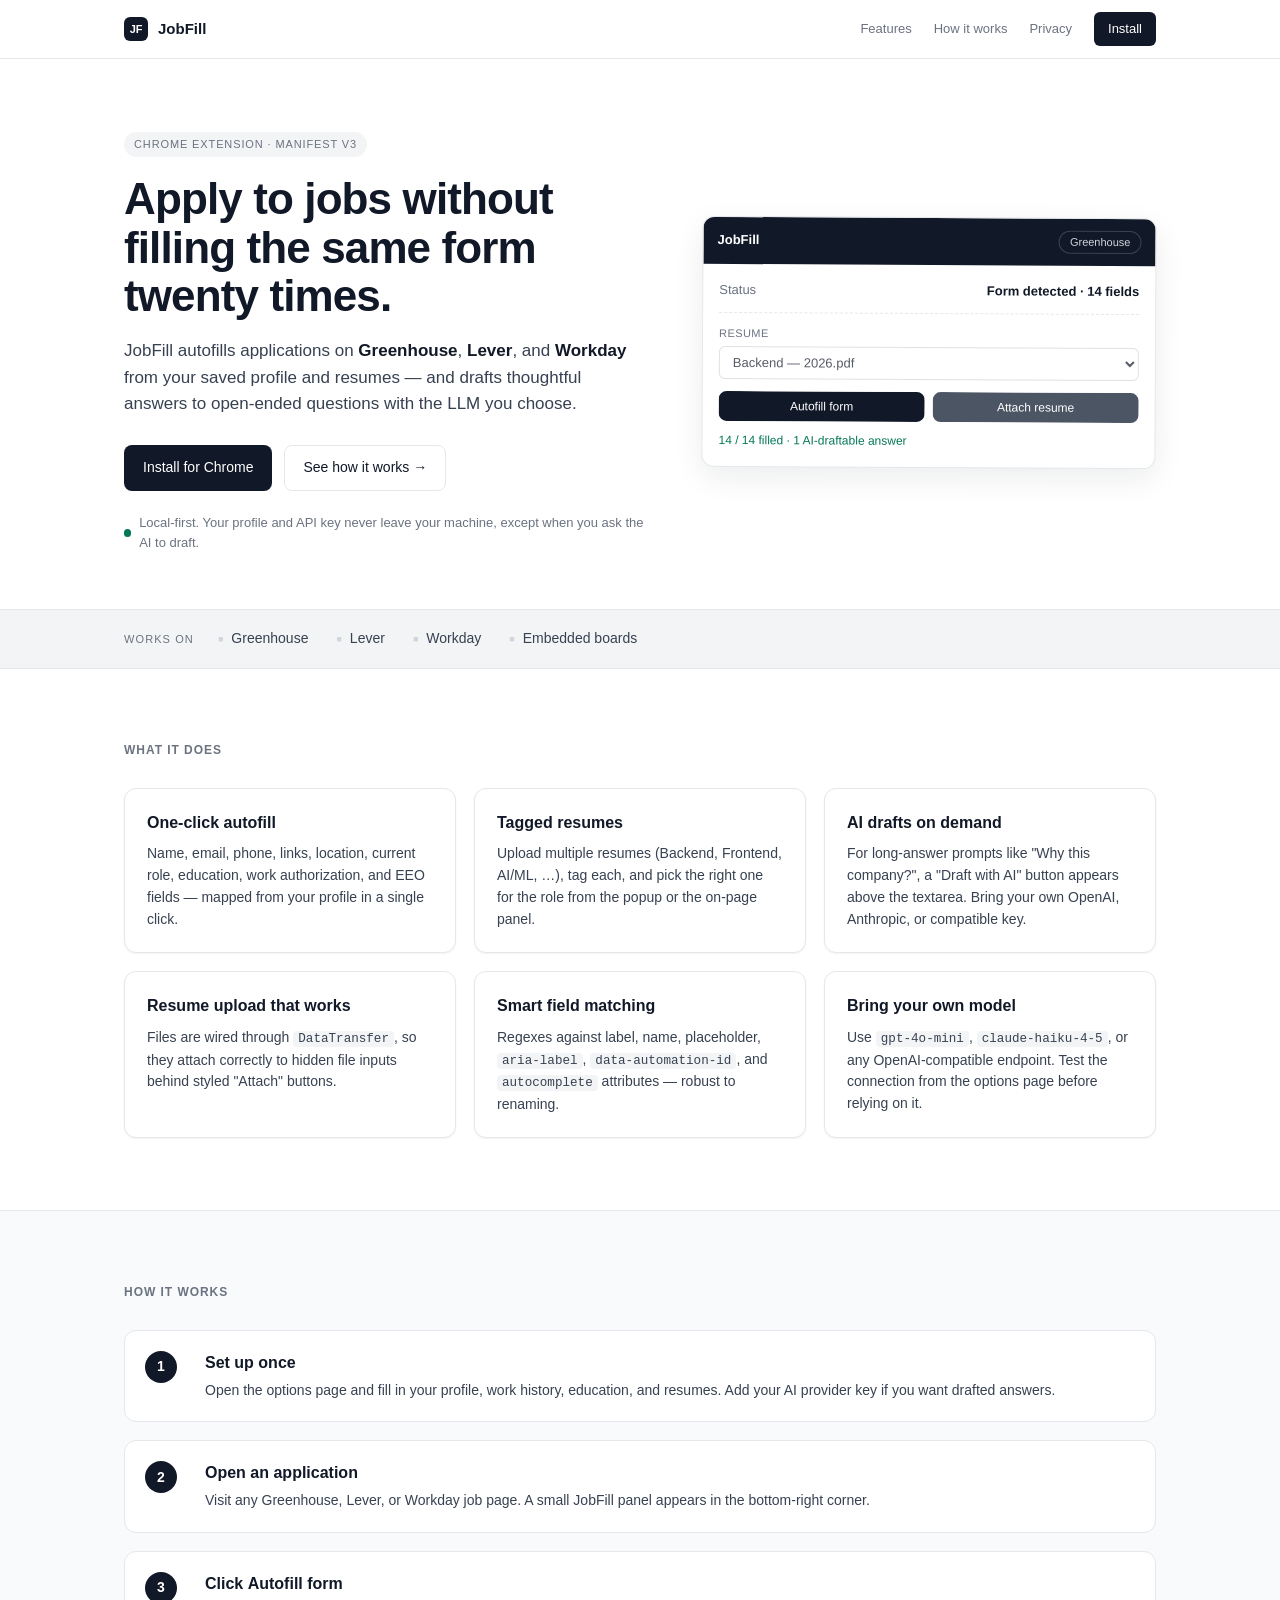
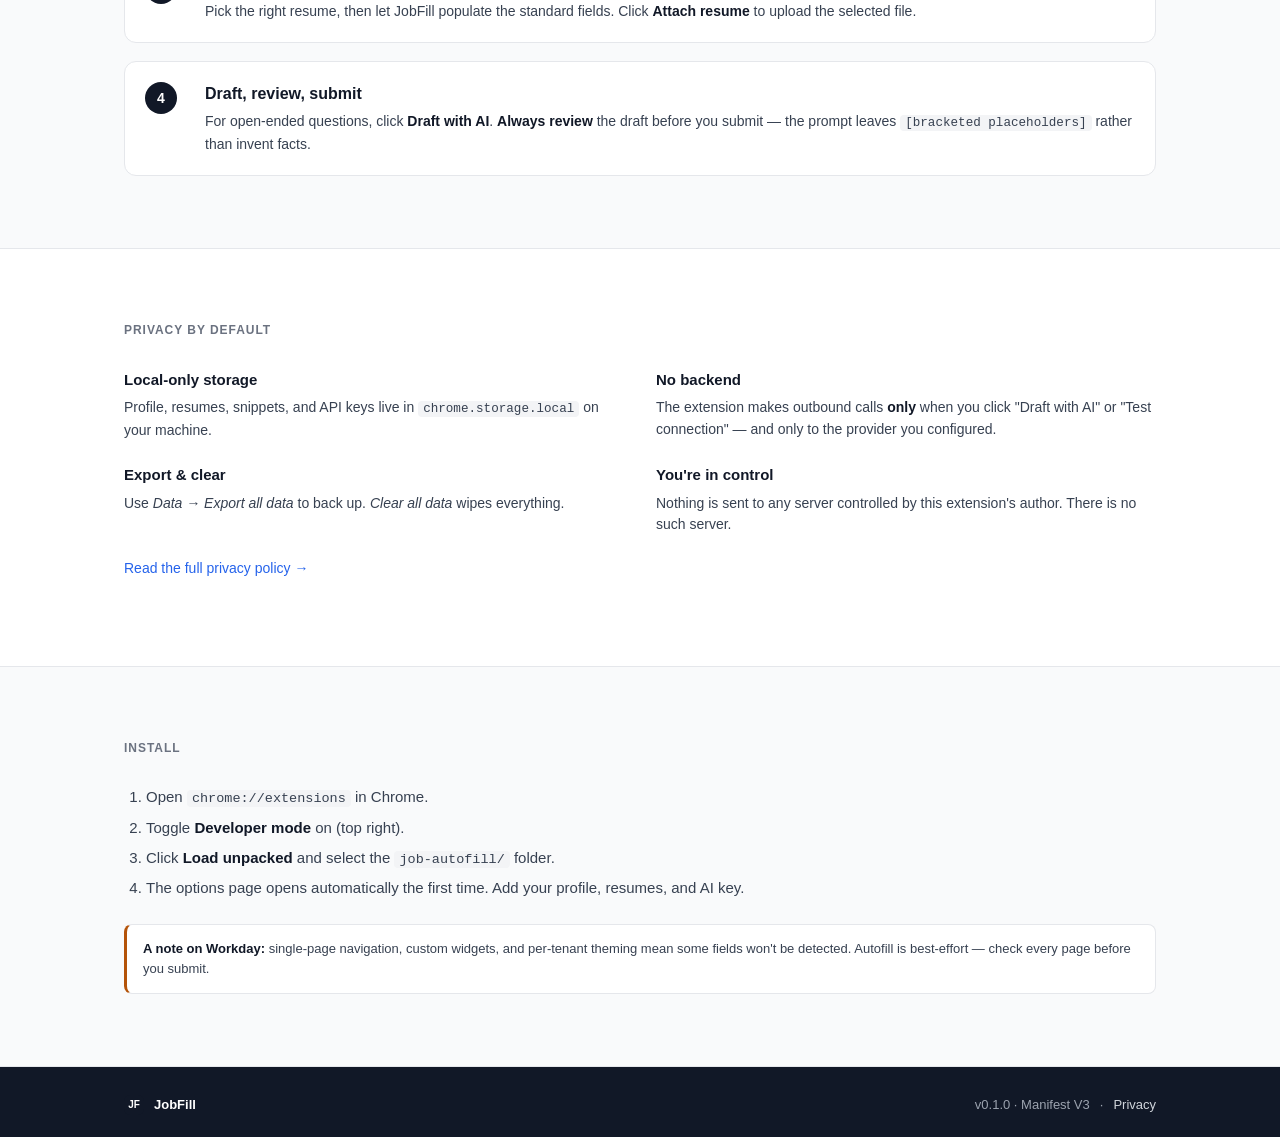
<file: web/index.html>
<!DOCTYPE html>
<html lang="en">
<head>
  <meta charset="utf-8" />
  <meta name="viewport" content="width=device-width, initial-scale=1" />
  <title>JobFill — AI Job Application Autofill for Chrome</title>
  <meta name="description" content="A Chrome extension that fills job applications on Greenhouse, Lever, and Workday from your profile and resumes. Optional AI drafts for open-ended questions. Local-first." />
  <style>
    /* JobFill landing page — matches the extension popup/options palette. */

    * { box-sizing: border-box; }

    :root {
      --ink: #111827;
      --ink-soft: #374151;
      --muted: #6b7280;
      --line: #e5e7eb;
      --bg: #ffffff;
      --bg-soft: #f9fafb;
      --bg-band: #f3f4f6;
      --accent: #2563eb;
      --ok: #047857;
      --radius: 12px;
      --radius-sm: 8px;
      --shadow-sm: 0 1px 2px rgba(17, 24, 39, 0.05);
      --shadow-md: 0 10px 30px rgba(17, 24, 39, 0.08);
    }

    html, body {
      margin: 0;
      padding: 0;
      font-family: -apple-system, BlinkMacSystemFont, "Segoe UI", Roboto, sans-serif;
      color: var(--ink);
      background: var(--bg);
      line-height: 1.55;
      -webkit-font-smoothing: antialiased;
    }

    a { color: inherit; text-decoration: none; }
    code {
      font-family: "SFMono-Regular", Menlo, Consolas, monospace;
      font-size: 0.9em;
      background: #f3f4f6;
      padding: 1px 5px;
      border-radius: 4px;
      color: var(--ink-soft);
    }
    strong { color: var(--ink); }

    /* Logo */
    .logo {
      display: inline-flex;
      align-items: center;
      justify-content: center;
      background: var(--ink);
      color: #fff;
      border-radius: 6px;
      font-weight: 700;
      font-size: 13px;
      letter-spacing: -0.02em;
    }
    .logo-sm { width: 24px; height: 24px; font-size: 11px; }
    .logo-xs { width: 20px; height: 20px; font-size: 10px; }

    /* ---------- Nav ---------- */
    .nav {
      position: sticky;
      top: 0;
      z-index: 10;
      background: rgba(255, 255, 255, 0.92);
      backdrop-filter: saturate(180%) blur(8px);
      border-bottom: 1px solid var(--line);
    }
    .nav-inner {
      max-width: 1080px;
      margin: 0 auto;
      padding: 12px 24px;
      display: flex;
      align-items: center;
      gap: 24px;
    }
    .brand {
      display: flex;
      align-items: center;
      gap: 10px;
      font-weight: 600;
      font-size: 15px;
    }
    .nav-links {
      margin-left: auto;
      display: flex;
      align-items: center;
      gap: 22px;
      font-size: 13px;
      color: var(--muted);
    }
    .nav-links a:hover { color: var(--ink); }
    .nav-cta {
      background: var(--ink);
      color: #fff !important;
      padding: 7px 14px;
      border-radius: 6px;
      font-weight: 500;
    }
    .nav-cta:hover { filter: brightness(1.12); }

    /* ---------- Hero ---------- */
    .hero {
      max-width: 1080px;
      margin: 0 auto;
      padding: 72px 24px 56px;
      display: grid;
      grid-template-columns: 1.15fr 1fr;
      gap: 56px;
      align-items: center;
    }
    .kicker {
      display: inline-block;
      font-size: 11px;
      text-transform: uppercase;
      letter-spacing: 0.08em;
      color: var(--muted);
      background: var(--bg-band);
      padding: 4px 10px;
      border-radius: 999px;
      margin-bottom: 18px;
    }
    .hero h1 {
      margin: 0 0 18px;
      font-size: 44px;
      line-height: 1.1;
      letter-spacing: -0.02em;
    }
    .lede {
      font-size: 17px;
      color: var(--ink-soft);
      margin: 0 0 28px;
      max-width: 540px;
    }
    .cta-row {
      display: flex;
      gap: 12px;
      align-items: center;
      margin-bottom: 22px;
      flex-wrap: wrap;
    }
    .btn {
      display: inline-flex;
      align-items: center;
      justify-content: center;
      font-family: inherit;
      font-size: 14px;
      font-weight: 500;
      padding: 11px 18px;
      border-radius: 8px;
      border: 1px solid transparent;
      cursor: pointer;
      transition: filter 0.12s, transform 0.06s;
      text-decoration: none;
    }
    .btn:active { transform: translateY(1px); }
    .btn-primary { background: var(--ink); color: #fff; }
    .btn-primary:hover { filter: brightness(1.12); }
    .btn-secondary { background: #4b5563; color: #fff; }
    .btn-secondary:hover { filter: brightness(1.1); }
    .btn-ghost { background: transparent; color: var(--ink); border-color: var(--line); }
    .btn-ghost:hover { background: var(--bg-band); }
    .btn-sm { padding: 7px 12px; font-size: 12px; }

    .trust {
      font-size: 13px;
      color: var(--muted);
      display: flex;
      align-items: center;
      gap: 8px;
      margin: 0;
    }
    .dot {
      width: 8px;
      height: 8px;
      border-radius: 999px;
      background: var(--ok);
      display: inline-block;
    }

    /* Hero card mock */
    .hero-card {
      background: #fff;
      border: 1px solid var(--line);
      border-radius: var(--radius);
      box-shadow: var(--shadow-md);
      overflow: hidden;
      transform: rotate(0.3deg);
    }
    .hero-card-head {
      background: var(--ink);
      color: #fff;
      padding: 12px 14px;
      display: flex;
      align-items: center;
    }
    .hero-card-title { font-size: 13px; font-weight: 600; }
    .hero-card-badge {
      margin-left: auto;
      font-size: 11px;
      border: 1px solid #374151;
      border-radius: 999px;
      padding: 2px 10px;
      color: #d1d5db;
    }
    .hero-card-body { padding: 16px; }
    .hero-row {
      display: flex;
      justify-content: space-between;
      font-size: 13px;
      color: var(--muted);
      padding-bottom: 12px;
      border-bottom: 1px dashed var(--line);
      margin-bottom: 12px;
    }
    .hero-row strong { color: var(--ink); }
    .hero-field {
      display: flex;
      flex-direction: column;
      gap: 4px;
      font-size: 11px;
      color: var(--muted);
      text-transform: uppercase;
      letter-spacing: 0.04em;
      margin-bottom: 12px;
    }
    .hero-field select {
      font: inherit;
      text-transform: none;
      letter-spacing: 0;
      font-size: 13px;
      color: var(--ink);
      padding: 7px 9px;
      border: 1px solid #d1d5db;
      border-radius: 6px;
      background: #fff;
    }
    .hero-actions {
      display: grid;
      grid-template-columns: 1fr 1fr;
      gap: 8px;
      margin-bottom: 10px;
    }
    .hero-msg { font-size: 12px; color: var(--ok); }

    /* ---------- Band ---------- */
    .band {
      background: var(--bg-band);
      border-top: 1px solid var(--line);
      border-bottom: 1px solid var(--line);
    }
    .band-inner {
      max-width: 1080px;
      margin: 0 auto;
      padding: 18px 24px;
      display: flex;
      align-items: center;
      gap: 24px;
      flex-wrap: wrap;
    }
    .band-label {
      font-size: 11px;
      text-transform: uppercase;
      letter-spacing: 0.1em;
      color: var(--muted);
    }
    .band-list {
      list-style: none;
      margin: 0;
      padding: 0;
      display: flex;
      gap: 28px;
      flex-wrap: wrap;
      font-size: 14px;
      color: var(--ink-soft);
      font-weight: 500;
    }
    .band-list li::before {
      content: "■";
      color: #d1d5db;
      margin-right: 8px;
      font-size: 9px;
      vertical-align: middle;
    }

    /* ---------- Sections ---------- */
    .section { padding: 72px 0; }
    .section-alt { background: var(--bg-soft); border-top: 1px solid var(--line); border-bottom: 1px solid var(--line); }
    .section-inner { max-width: 1080px; margin: 0 auto; padding: 0 24px; }
    .section-title {
      font-size: 12px;
      text-transform: uppercase;
      letter-spacing: 0.08em;
      color: var(--muted);
      margin: 0 0 28px;
      font-weight: 600;
    }

    /* Feature grid */
    .grid-3 {
      display: grid;
      grid-template-columns: repeat(3, 1fr);
      gap: 18px;
    }
    .card {
      background: #fff;
      border: 1px solid var(--line);
      border-radius: var(--radius);
      padding: 22px;
      box-shadow: var(--shadow-sm);
    }
    .card h3 { margin: 0 0 8px; font-size: 16px; }
    .card p { margin: 0; color: var(--ink-soft); font-size: 14px; }

    /* Steps */
    .steps {
      list-style: none;
      margin: 0;
      padding: 0;
      display: grid;
      gap: 18px;
    }
    .steps li {
      display: grid;
      grid-template-columns: 44px 1fr;
      gap: 16px;
      align-items: start;
      background: #fff;
      border: 1px solid var(--line);
      border-radius: var(--radius);
      padding: 20px;
    }
    .step-num {
      width: 32px;
      height: 32px;
      border-radius: 999px;
      background: var(--ink);
      color: #fff;
      display: inline-flex;
      align-items: center;
      justify-content: center;
      font-size: 14px;
      font-weight: 600;
    }
    .steps h3 { margin: 0 0 4px; font-size: 16px; }
    .steps p { margin: 0; color: var(--ink-soft); font-size: 14px; }
    .steps em { font-style: normal; font-weight: 600; color: var(--ink); }

    /* Privacy */
    .privacy-grid {
      display: grid;
      grid-template-columns: 1fr 1fr;
      gap: 22px 32px;
    }
    .privacy-grid h3 { margin: 0 0 6px; font-size: 15px; }
    .privacy-grid p { margin: 0; color: var(--ink-soft); font-size: 14px; }

    /* Install */
    .install-steps {
      margin: 0 0 24px;
      padding-left: 22px;
      color: var(--ink-soft);
      font-size: 15px;
    }
    .install-steps li { margin-bottom: 6px; }
    .caveat {
      background: #fff;
      border: 1px solid var(--line);
      border-left: 3px solid #b45309;
      border-radius: var(--radius-sm);
      padding: 14px 16px;
      font-size: 13px;
      color: var(--ink-soft);
      margin: 0;
    }

    /* ---------- Footer ---------- */
    .footer {
      background: var(--ink);
      color: #d1d5db;
      padding: 28px 0;
      font-size: 13px;
    }
    .footer-inner {
      max-width: 1080px;
      margin: 0 auto;
      padding: 0 24px;
      display: flex;
      align-items: center;
      gap: 16px;
      flex-wrap: wrap;
    }
    .footer-brand {
      display: flex;
      align-items: center;
      gap: 10px;
      color: #fff;
      font-weight: 600;
    }
    .footer-meta {
      margin-left: auto;
      display: flex;
      gap: 10px;
      align-items: center;
      color: #9ca3af;
    }
    .footer-meta a { color: #d1d5db; }
    .footer-meta a:hover { color: #fff; }

    /* ---------- Responsive ---------- */
    @media (max-width: 880px) {
      .hero {
        grid-template-columns: 1fr;
        padding-top: 48px;
        gap: 36px;
      }
      .hero h1 { font-size: 34px; }
      .grid-3 { grid-template-columns: 1fr; }
      .privacy-grid { grid-template-columns: 1fr; }
      .nav-links { gap: 14px; }
      .nav-links a:not(.nav-cta) { display: none; }
    }
  </style>
</head>
<body>
  <nav class="nav">
    <div class="nav-inner">
      <a href="#" class="brand">
        <span class="logo logo-sm">JF</span>
        <span>JobFill</span>
      </a>
      <div class="nav-links">
        <a href="#features">Features</a>
        <a href="#how">How it works</a>
        <a href="#privacy">Privacy</a>
        <a href="#install" data-install class="nav-cta">Install</a>
      </div>
    </div>
  </nav>

  <header class="hero">
    <div>
      <span class="kicker">Chrome extension · Manifest V3</span>
      <h1>Apply to jobs without filling the same form twenty times.</h1>
      <p class="lede">
        JobFill autofills applications on <strong>Greenhouse</strong>, <strong>Lever</strong>, and <strong>Workday</strong>
        from your saved profile and resumes — and drafts thoughtful answers to open-ended questions
        with the LLM you choose.
      </p>
      <div class="cta-row">
        <a href="#install" data-install class="btn btn-primary">Install for Chrome</a>
        <a href="#how" class="btn btn-ghost">See how it works →</a>
      </div>
      <p class="trust">
        <span class="dot"></span>
        Local-first. Your profile and API key never leave your machine, except when you ask the AI to draft.
      </p>
    </div>
    <div class="hero-card" aria-hidden="true">
      <div class="hero-card-head">
        <span class="hero-card-title">JobFill</span>
        <span class="hero-card-badge">Greenhouse</span>
      </div>
      <div class="hero-card-body">
        <div class="hero-row"><span>Status</span><strong>Form detected · 14 fields</strong></div>
        <label class="hero-field">
          <span>Resume</span>
          <select disabled><option>Backend — 2026.pdf</option></select>
        </label>
        <div class="hero-actions">
          <button class="btn btn-primary btn-sm" type="button">Autofill form</button>
          <button class="btn btn-secondary btn-sm" type="button">Attach resume</button>
        </div>
        <div class="hero-msg">14 / 14 filled · 1 AI-draftable answer</div>
      </div>
    </div>
  </header>

  <section class="band">
    <div class="band-inner">
      <span class="band-label">Works on</span>
      <ul class="band-list">
        <li>Greenhouse</li>
        <li>Lever</li>
        <li>Workday</li>
        <li>Embedded boards</li>
      </ul>
    </div>
  </section>

  <section id="features" class="section">
    <div class="section-inner">
      <h2 class="section-title">What it does</h2>
      <div class="grid-3">
        <article class="card">
          <h3>One-click autofill</h3>
          <p>
            Name, email, phone, links, location, current role, education, work authorization, and EEO fields —
            mapped from your profile in a single click.
          </p>
        </article>
        <article class="card">
          <h3>Tagged resumes</h3>
          <p>
            Upload multiple resumes (Backend, Frontend, AI/ML, …), tag each, and pick the right one
            for the role from the popup or the on-page panel.
          </p>
        </article>
        <article class="card">
          <h3>AI drafts on demand</h3>
          <p>
            For long-answer prompts like "Why this company?", a "Draft with AI" button appears above the textarea.
            Bring your own OpenAI, Anthropic, or compatible key.
          </p>
        </article>
        <article class="card">
          <h3>Resume upload that works</h3>
          <p>
            Files are wired through <code>DataTransfer</code>, so they attach correctly to hidden file inputs
            behind styled "Attach" buttons.
          </p>
        </article>
        <article class="card">
          <h3>Smart field matching</h3>
          <p>
            Regexes against label, name, placeholder, <code>aria-label</code>, <code>data-automation-id</code>, and
            <code>autocomplete</code> attributes — robust to renaming.
          </p>
        </article>
        <article class="card">
          <h3>Bring your own model</h3>
          <p>
            Use <code>gpt-4o-mini</code>, <code>claude-haiku-4-5</code>, or any OpenAI-compatible endpoint.
            Test the connection from the options page before relying on it.
          </p>
        </article>
      </div>
    </div>
  </section>

  <section id="how" class="section section-alt">
    <div class="section-inner">
      <h2 class="section-title">How it works</h2>
      <ol class="steps">
        <li>
          <span class="step-num">1</span>
          <div>
            <h3>Set up once</h3>
            <p>Open the options page and fill in your profile, work history, education, and resumes.
              Add your AI provider key if you want drafted answers.</p>
          </div>
        </li>
        <li>
          <span class="step-num">2</span>
          <div>
            <h3>Open an application</h3>
            <p>Visit any Greenhouse, Lever, or Workday job page. A small JobFill panel appears in the bottom-right corner.</p>
          </div>
        </li>
        <li>
          <span class="step-num">3</span>
          <div>
            <h3>Click <em>Autofill form</em></h3>
            <p>Pick the right resume, then let JobFill populate the standard fields. Click <em>Attach resume</em>
              to upload the selected file.</p>
          </div>
        </li>
        <li>
          <span class="step-num">4</span>
          <div>
            <h3>Draft, review, submit</h3>
            <p>For open-ended questions, click <em>Draft with AI</em>. <strong>Always review</strong> the draft before
              you submit — the prompt leaves <code>[bracketed placeholders]</code> rather than invent facts.</p>
          </div>
        </li>
      </ol>
    </div>
  </section>

  <section id="privacy" class="section">
    <div class="section-inner privacy">
      <h2 class="section-title">Privacy by default</h2>
      <div class="privacy-grid">
        <div>
          <h3>Local-only storage</h3>
          <p>Profile, resumes, snippets, and API keys live in <code>chrome.storage.local</code> on your machine.</p>
        </div>
        <div>
          <h3>No backend</h3>
          <p>The extension makes outbound calls <strong>only</strong> when you click "Draft with AI" or
            "Test connection" — and only to the provider you configured.</p>
        </div>
        <div>
          <h3>Export &amp; clear</h3>
          <p>Use <em>Data → Export all data</em> to back up. <em>Clear all data</em> wipes everything.</p>
        </div>
        <div>
          <h3>You're in control</h3>
          <p>Nothing is sent to any server controlled by this extension's author. There is no such server.</p>
        </div>
      </div>
      <p style="margin-top: 22px; font-size: 14px;">
        <a href="privacy.html" style="color: var(--accent);">Read the full privacy policy →</a>
      </p>
    </div>
  </section>

  <section id="install" class="section section-alt">
    <div class="section-inner">
      <h2 class="section-title">Install</h2>
      <ol class="install-steps">
        <li>Open <code>chrome://extensions</code> in Chrome.</li>
        <li>Toggle <strong>Developer mode</strong> on (top right).</li>
        <li>Click <strong>Load unpacked</strong> and select the <code>job-autofill/</code> folder.</li>
        <li>The options page opens automatically the first time. Add your profile, resumes, and AI key.</li>
      </ol>
      <p class="caveat">
        <strong>A note on Workday:</strong> single-page navigation, custom widgets, and per-tenant theming mean some fields
        won't be detected. Autofill is best-effort — check every page before you submit.
      </p>
    </div>
  </section>

  <footer class="footer">
    <div class="footer-inner">
      <div class="footer-brand">
        <span class="logo logo-xs">JF</span>
        <span>JobFill</span>
      </div>
      <div class="footer-meta">
        <span>v0.1.0 · Manifest V3</span>
        <span>·</span>
        <a href="privacy.html">Privacy</a>
      </div>
    </div>
  </footer>

  <script>
    // === EDIT ME after publishing to the Chrome Web Store ===
    // Set this to your full Chrome Web Store listing URL, e.g.
    //   'https://chromewebstore.google.com/detail/jobfill/abcdef0123456789abcdef0123456789'
    // Until it is set, install buttons fall back to scrolling to the in-page #install section.
    const INSTALL_URL = '';

    document.querySelectorAll('a[data-install]').forEach((el) => {
      if (INSTALL_URL) {
        el.href = INSTALL_URL;
        el.target = '_blank';
        el.rel = 'noopener';
      }
    });
  </script>
</body>
</html>
</file>
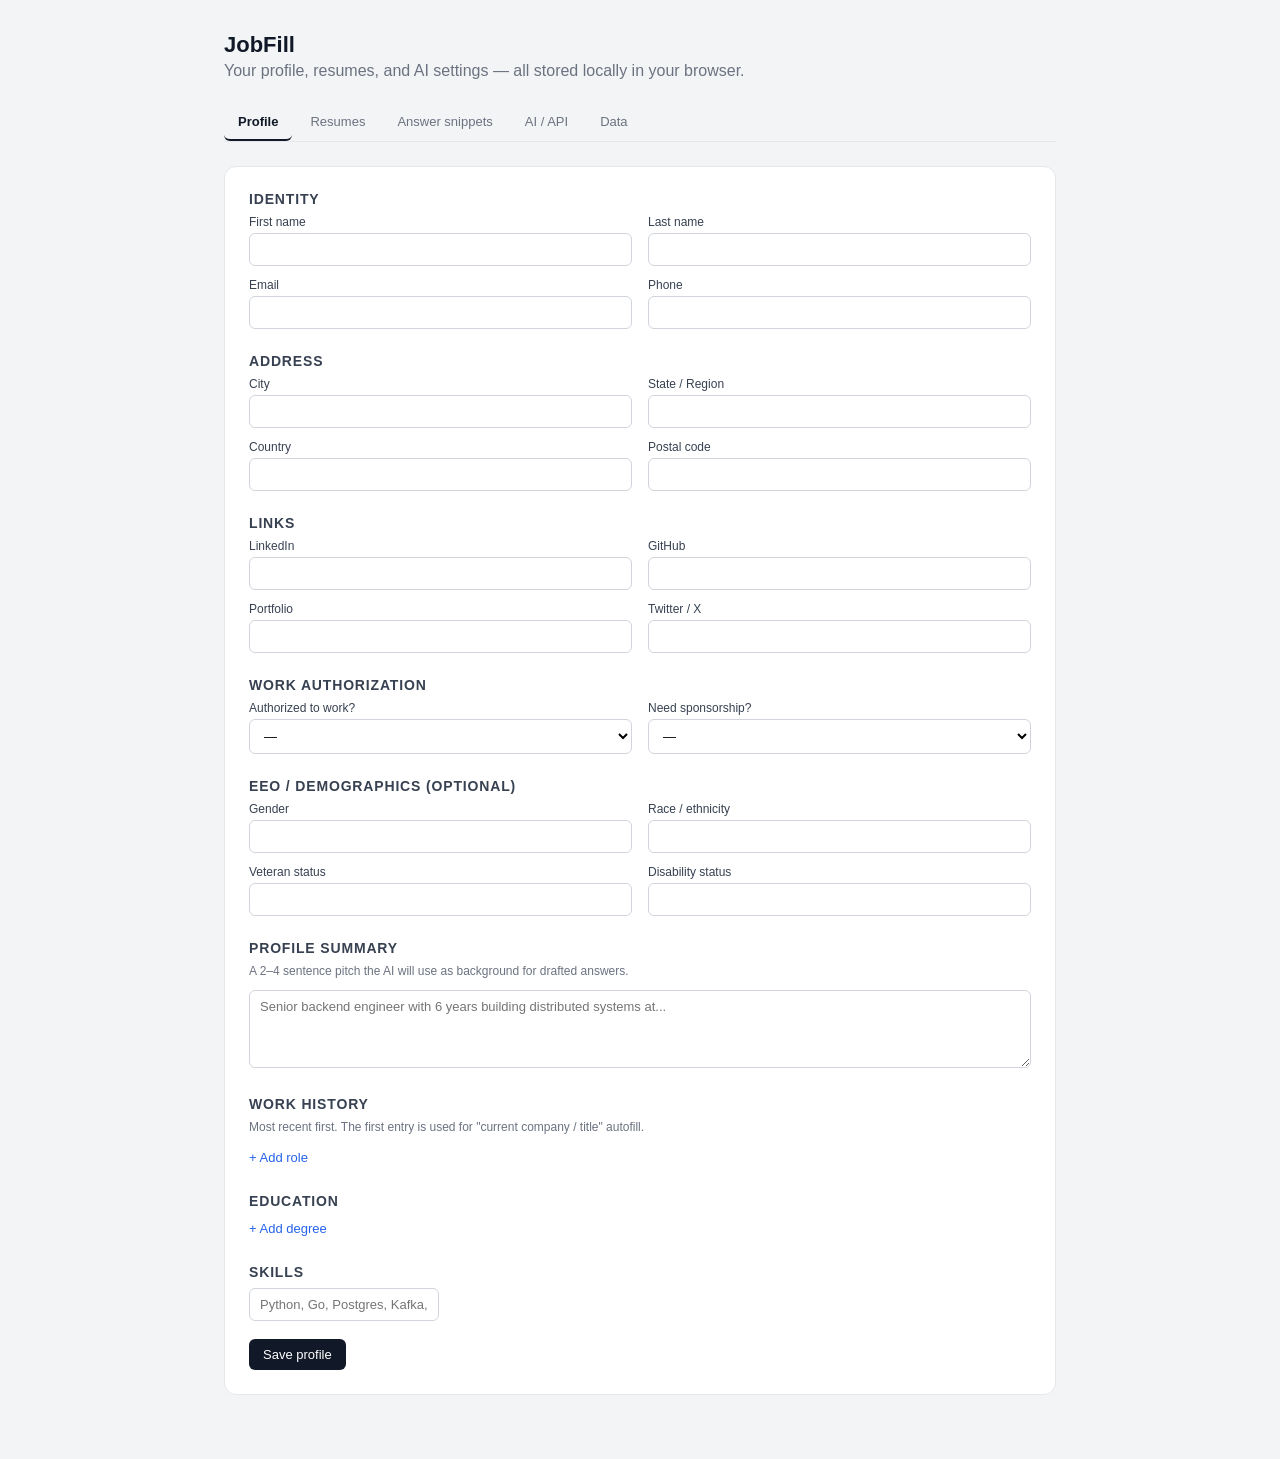
<file: options/options.html>
<!DOCTYPE html>
<html>
<head>
  <meta charset="utf-8" />
  <title>JobFill — Settings</title>
  <link rel="stylesheet" href="options.css" />
</head>
<body>
<div class="wrap">
  <header>
    <h1>JobFill</h1>
    <p class="sub">Your profile, resumes, and AI settings — all stored locally in your browser.</p>
  </header>

  <nav class="tabs">
    <button class="tab active" data-tab="profile">Profile</button>
    <button class="tab" data-tab="resumes">Resumes</button>
    <button class="tab" data-tab="snippets">Answer snippets</button>
    <button class="tab" data-tab="ai">AI / API</button>
    <button class="tab" data-tab="data">Data</button>
  </nav>

  <!-- Profile -->
  <section id="tab-profile" class="tab-pane active">
    <h2>Identity</h2>
    <div class="grid">
      <label>First name <input id="firstName" /></label>
      <label>Last name <input id="lastName" /></label>
      <label>Email <input id="email" type="email" /></label>
      <label>Phone <input id="phone" /></label>
    </div>

    <h2>Address</h2>
    <div class="grid">
      <label>City <input id="city" /></label>
      <label>State / Region <input id="state" /></label>
      <label>Country <input id="country" /></label>
      <label>Postal code <input id="postal" /></label>
    </div>

    <h2>Links</h2>
    <div class="grid">
      <label>LinkedIn <input id="linkedin" /></label>
      <label>GitHub <input id="github" /></label>
      <label>Portfolio <input id="portfolio" /></label>
      <label>Twitter / X <input id="twitter" /></label>
    </div>

    <h2>Work authorization</h2>
    <div class="grid">
      <label>Authorized to work?
        <select id="authorized"><option value="">—</option><option>Yes</option><option>No</option></select>
      </label>
      <label>Need sponsorship?
        <select id="sponsorship"><option value="">—</option><option>Yes</option><option>No</option></select>
      </label>
    </div>

    <h2>EEO / demographics (optional)</h2>
    <div class="grid">
      <label>Gender <input id="gender" /></label>
      <label>Race / ethnicity <input id="race" /></label>
      <label>Veteran status <input id="veteran" /></label>
      <label>Disability status <input id="disability" /></label>
    </div>

    <h2>Profile summary</h2>
    <p class="hint">A 2–4 sentence pitch the AI will use as background for drafted answers.</p>
    <textarea id="summary" rows="4" placeholder="Senior backend engineer with 6 years building distributed systems at..."></textarea>

    <h2>Work history</h2>
    <p class="hint">Most recent first. The first entry is used for "current company / title" autofill.</p>
    <div id="work-list"></div>
    <button class="ghost" id="add-work">+ Add role</button>

    <h2>Education</h2>
    <div id="edu-list"></div>
    <button class="ghost" id="add-edu">+ Add degree</button>

    <h2>Skills</h2>
    <input id="skills" placeholder="Python, Go, Postgres, Kafka, ..." />

    <div class="save-bar">
      <button class="primary" id="save-profile">Save profile</button>
      <span id="profile-saved" class="saved"></span>
    </div>
  </section>

  <!-- Resumes -->
  <section id="tab-resumes" class="tab-pane">
    <h2>Resumes</h2>
    <p class="hint">Upload one or more resumes. Tag each (e.g. "Backend", "AI/ML") so you can pick the right one per application.</p>
    <div class="upload">
      <label>Tag <input id="resume-tag" placeholder="e.g. Backend" /></label>
      <input id="resume-file" type="file" accept=".pdf,.doc,.docx" />
      <button class="primary" id="resume-upload">Upload</button>
    </div>
    <div id="resume-list"></div>
  </section>

  <!-- Snippets -->
  <section id="tab-snippets" class="tab-pane">
    <h2>Reusable answer snippets</h2>
    <p class="hint">Boilerplate the AI can draw from when drafting answers (e.g. "Why this company", "Greatest accomplishment", salary expectations).</p>
    <div id="snippet-list"></div>
    <button class="ghost" id="add-snippet">+ Add snippet</button>
    <div class="save-bar">
      <button class="primary" id="save-snippets">Save snippets</button>
      <span id="snippets-saved" class="saved"></span>
    </div>
  </section>

  <!-- AI -->
  <section id="tab-ai" class="tab-pane">
    <h2>AI provider</h2>
    <p class="hint">Used only when you click "Draft with AI" on a long-answer field. Keys are stored locally and sent only to the provider you select.</p>
    <div class="grid">
      <label>Provider
        <select id="llm-provider">
          <option value="openai">OpenAI</option>
          <option value="anthropic">Anthropic</option>
          <option value="gemini">Google Gemini (free tier available)</option>
          <option value="custom">Custom (OpenAI-compatible)</option>
        </select>
      </label>
      <label>Model <input id="llm-model" placeholder="e.g. gemini-2.5-flash, gpt-4o-mini" /></label>
      <label class="full">API key <input id="llm-api-key" type="password" placeholder="sk-..." /></label>
      <label class="full" id="custom-endpoint-row" style="display:none;">
        Endpoint base URL <input id="llm-endpoint" placeholder="https://api.example.com/v1" />
      </label>
    </div>
    <div class="save-bar">
      <button class="primary" id="save-ai">Save AI settings</button>
      <button id="test-ai">Test connection</button>
      <span id="ai-saved" class="saved"></span>
    </div>
    <pre id="ai-test-out" class="muted small"></pre>
  </section>

  <!-- Data -->
  <section id="tab-data" class="tab-pane">
    <h2>Backup & restore</h2>
    <p class="hint">Profile, resumes, snippets, and settings are exported to a JSON file you can re-import on another machine.</p>
    <div class="actions">
      <button id="export">Export all data</button>
      <input id="import-file" type="file" accept=".json" style="display:none" />
      <button id="import">Import from file</button>
      <button class="danger" id="clear">Clear all data</button>
    </div>
    <h2>Recent applications</h2>
    <div id="history"></div>
  </section>
</div>
<script src="../lib/storage.js"></script>
<script src="options.js"></script>
</body>
</html>
</file>
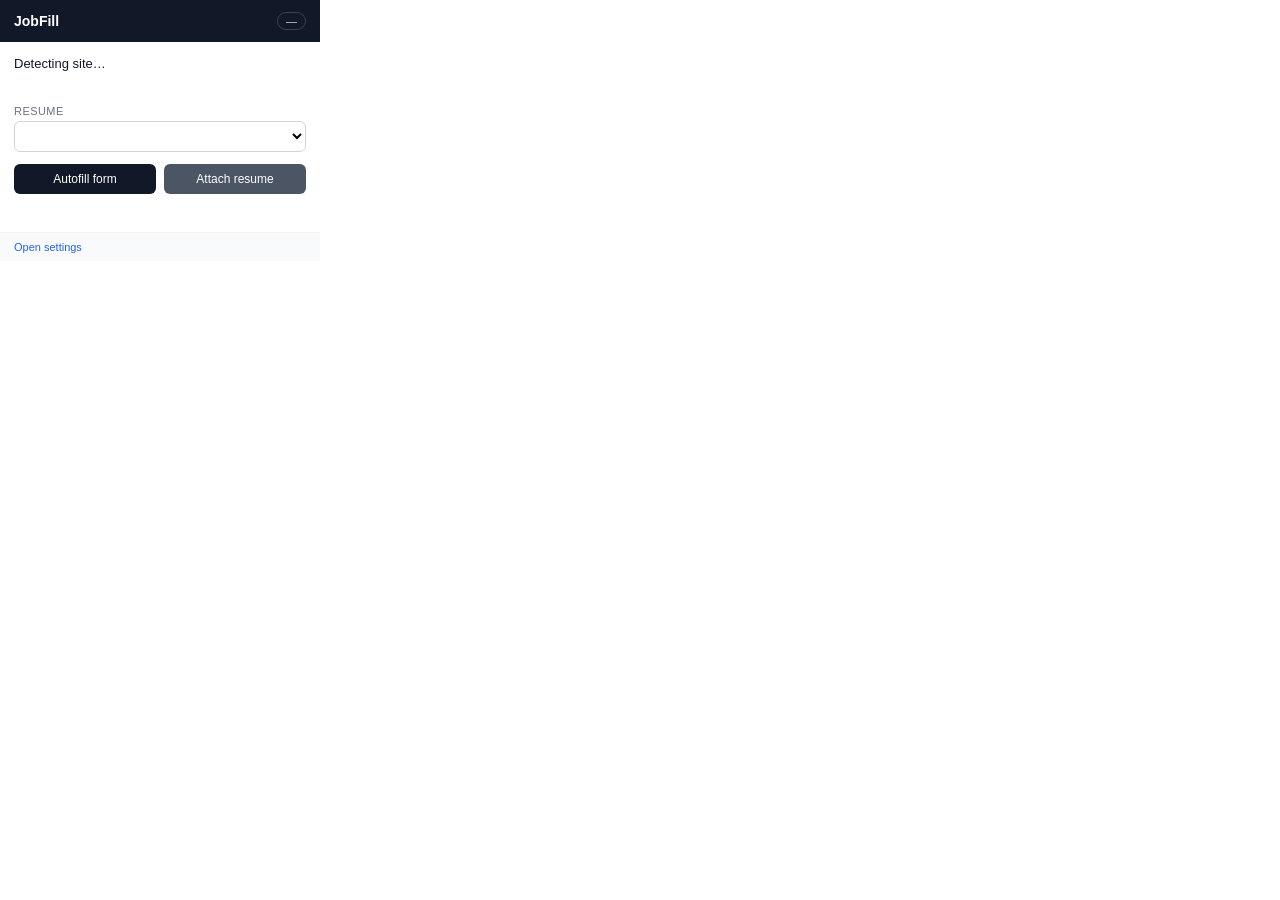
<file: popup/popup.html>
<!DOCTYPE html>
<html>
<head>
  <meta charset="utf-8" />
  <title>JobFill</title>
  <link rel="stylesheet" href="popup.css" />
</head>
<body>
  <header>
    <h1>JobFill</h1>
    <span id="ats-badge">—</span>
  </header>
  <main>
    <section id="status">Detecting site…</section>
    <section id="job-context" class="muted"></section>

    <label class="row">
      <span>Resume</span>
      <select id="resume-select"></select>
    </label>

    <div class="actions">
      <button id="btn-fill" class="primary">Autofill form</button>
      <button id="btn-attach">Attach resume</button>
    </div>

    <div id="msg" class="msg"></div>
  </main>
  <footer>
    <a href="#" id="open-options">Open settings</a>
  </footer>
  <script src="../lib/storage.js"></script>
  <script src="popup.js"></script>
</body>
</html>
</file>
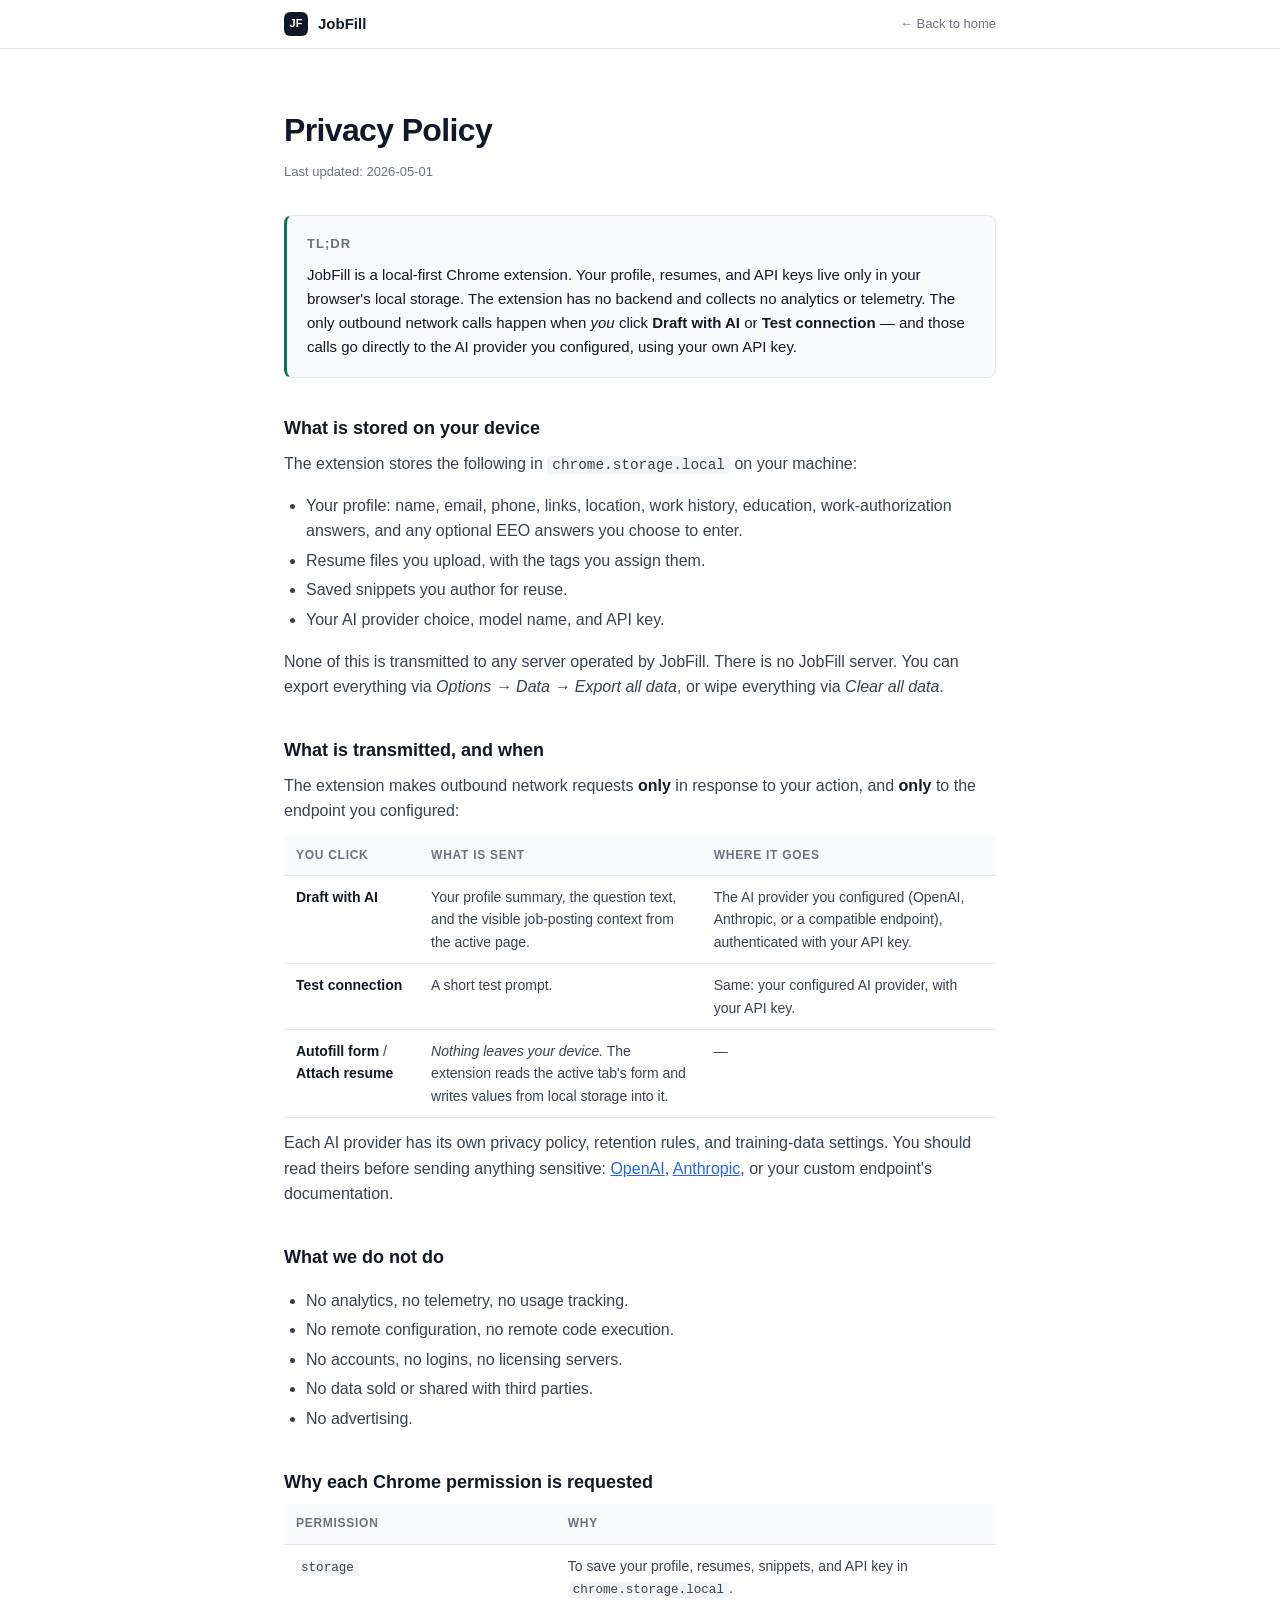
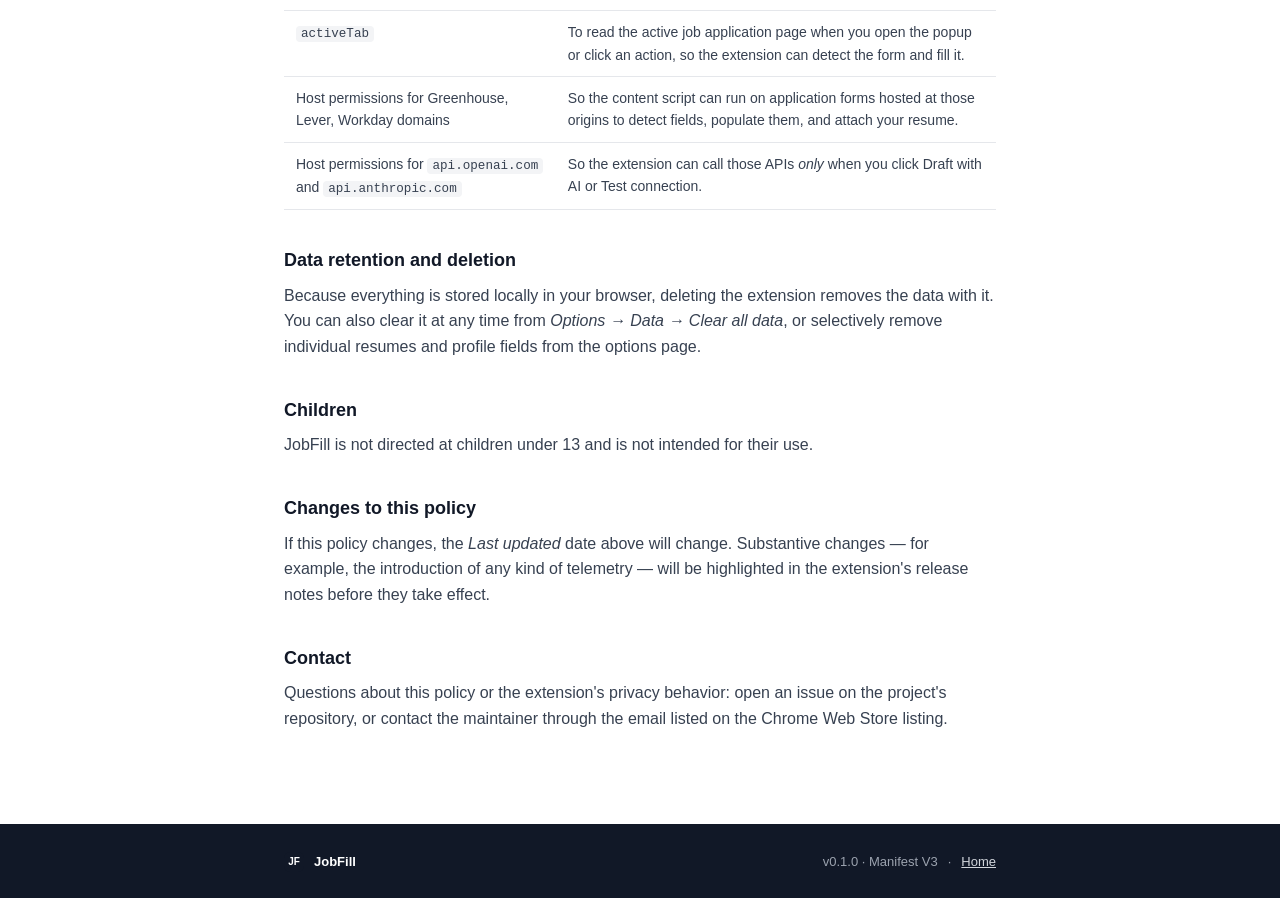
<file: web/privacy.html>
<!DOCTYPE html>
<html lang="en">
<head>
  <meta charset="utf-8" />
  <meta name="viewport" content="width=device-width, initial-scale=1" />
  <title>Privacy Policy — JobFill</title>
  <meta name="description" content="JobFill is a local-first Chrome extension. This page explains exactly what is stored on your device, what is transmitted, and what is not." />
  <style>
    * { box-sizing: border-box; }

    :root {
      --ink: #111827;
      --ink-soft: #374151;
      --muted: #6b7280;
      --line: #e5e7eb;
      --bg: #ffffff;
      --bg-soft: #f9fafb;
      --bg-band: #f3f4f6;
      --accent: #2563eb;
      --ok: #047857;
      --radius: 12px;
      --radius-sm: 8px;
    }

    html, body {
      margin: 0;
      padding: 0;
      font-family: -apple-system, BlinkMacSystemFont, "Segoe UI", Roboto, sans-serif;
      color: var(--ink);
      background: var(--bg);
      line-height: 1.6;
      -webkit-font-smoothing: antialiased;
    }

    a { color: var(--accent); }
    a:hover { text-decoration: underline; }
    code {
      font-family: "SFMono-Regular", Menlo, Consolas, monospace;
      font-size: 0.9em;
      background: #f3f4f6;
      padding: 1px 5px;
      border-radius: 4px;
      color: var(--ink-soft);
    }
    strong { color: var(--ink); }

    .logo {
      display: inline-flex;
      align-items: center;
      justify-content: center;
      background: var(--ink);
      color: #fff;
      border-radius: 6px;
      font-weight: 700;
      font-size: 11px;
      width: 24px;
      height: 24px;
    }
    .logo-xs { width: 20px; height: 20px; font-size: 10px; }

    .nav {
      position: sticky;
      top: 0;
      z-index: 10;
      background: rgba(255, 255, 255, 0.92);
      backdrop-filter: saturate(180%) blur(8px);
      border-bottom: 1px solid var(--line);
    }
    .nav-inner {
      max-width: 760px;
      margin: 0 auto;
      padding: 12px 24px;
      display: flex;
      align-items: center;
      gap: 24px;
    }
    .brand {
      display: flex;
      align-items: center;
      gap: 10px;
      font-weight: 600;
      font-size: 15px;
      color: var(--ink);
      text-decoration: none;
    }
    .nav-back {
      margin-left: auto;
      font-size: 13px;
      color: var(--muted);
      text-decoration: none;
    }
    .nav-back:hover { color: var(--ink); text-decoration: none; }

    .wrap {
      max-width: 760px;
      margin: 0 auto;
      padding: 56px 24px 80px;
    }

    h1 {
      font-size: 32px;
      letter-spacing: -0.02em;
      margin: 0 0 6px;
    }
    .updated {
      color: var(--muted);
      font-size: 13px;
      margin: 0 0 32px;
    }

    h2 {
      font-size: 18px;
      margin: 36px 0 8px;
      color: var(--ink);
    }
    p { margin: 0 0 12px; color: var(--ink-soft); }
    ul { color: var(--ink-soft); padding-left: 22px; }
    ul li { margin-bottom: 4px; }

    .tldr {
      background: var(--bg-soft);
      border: 1px solid var(--line);
      border-left: 3px solid var(--ok);
      border-radius: var(--radius-sm);
      padding: 18px 20px;
      margin: 0 0 28px;
    }
    .tldr h2 {
      margin: 0 0 8px;
      font-size: 13px;
      text-transform: uppercase;
      letter-spacing: 0.08em;
      color: var(--muted);
    }
    .tldr p { margin: 0; color: var(--ink); font-size: 15px; }

    table {
      width: 100%;
      border-collapse: collapse;
      margin: 8px 0 12px;
      font-size: 14px;
    }
    th, td {
      text-align: left;
      padding: 10px 12px;
      border-bottom: 1px solid var(--line);
      vertical-align: top;
    }
    th {
      font-size: 12px;
      text-transform: uppercase;
      letter-spacing: 0.06em;
      color: var(--muted);
      background: var(--bg-soft);
      font-weight: 600;
    }
    td { color: var(--ink-soft); }
    td strong { color: var(--ink); }

    .footer {
      background: var(--ink);
      color: #d1d5db;
      padding: 28px 0;
      font-size: 13px;
    }
    .footer-inner {
      max-width: 760px;
      margin: 0 auto;
      padding: 0 24px;
      display: flex;
      align-items: center;
      gap: 16px;
      flex-wrap: wrap;
    }
    .footer-brand {
      display: flex;
      align-items: center;
      gap: 10px;
      color: #fff;
      font-weight: 600;
    }
    .footer-meta {
      margin-left: auto;
      display: flex;
      gap: 10px;
      align-items: center;
      color: #9ca3af;
    }
    .footer-meta a { color: #d1d5db; }
    .footer-meta a:hover { color: #fff; }
  </style>
</head>
<body>
  <nav class="nav">
    <div class="nav-inner">
      <a href="index.html" class="brand">
        <span class="logo">JF</span>
        <span>JobFill</span>
      </a>
      <a href="index.html" class="nav-back">← Back to home</a>
    </div>
  </nav>

  <main class="wrap">
    <h1>Privacy Policy</h1>
    <p class="updated">Last updated: 2026-05-01</p>

    <div class="tldr">
      <h2>TL;DR</h2>
      <p>
        JobFill is a local-first Chrome extension. Your profile, resumes, and API keys live only in your browser's
        local storage. The extension has no backend and collects no analytics or telemetry. The only outbound
        network calls happen when <em>you</em> click <strong>Draft with AI</strong> or <strong>Test connection</strong> — and
        those calls go directly to the AI provider you configured, using your own API key.
      </p>
    </div>

    <h2>What is stored on your device</h2>
    <p>
      The extension stores the following in <code>chrome.storage.local</code> on your machine:
    </p>
    <ul>
      <li>Your profile: name, email, phone, links, location, work history, education, work-authorization answers, and any optional EEO answers you choose to enter.</li>
      <li>Resume files you upload, with the tags you assign them.</li>
      <li>Saved snippets you author for reuse.</li>
      <li>Your AI provider choice, model name, and API key.</li>
    </ul>
    <p>
      None of this is transmitted to any server operated by JobFill. There is no JobFill server.
      You can export everything via <em>Options → Data → Export all data</em>, or wipe everything via <em>Clear all data</em>.
    </p>

    <h2>What is transmitted, and when</h2>
    <p>
      The extension makes outbound network requests <strong>only</strong> in response to your action,
      and <strong>only</strong> to the endpoint you configured:
    </p>
    <table>
      <thead>
        <tr><th>You click</th><th>What is sent</th><th>Where it goes</th></tr>
      </thead>
      <tbody>
        <tr>
          <td><strong>Draft with AI</strong></td>
          <td>Your profile summary, the question text, and the visible job-posting context from the active page.</td>
          <td>The AI provider you configured (OpenAI, Anthropic, or a compatible endpoint), authenticated with your API key.</td>
        </tr>
        <tr>
          <td><strong>Test connection</strong></td>
          <td>A short test prompt.</td>
          <td>Same: your configured AI provider, with your API key.</td>
        </tr>
        <tr>
          <td><strong>Autofill form</strong> / <strong>Attach resume</strong></td>
          <td><em>Nothing leaves your device.</em> The extension reads the active tab's form and writes values from local storage into it.</td>
          <td>—</td>
        </tr>
      </tbody>
    </table>
    <p>
      Each AI provider has its own privacy policy, retention rules, and training-data settings.
      You should read theirs before sending anything sensitive: <a href="https://openai.com/policies/privacy-policy" target="_blank" rel="noopener">OpenAI</a>,
      <a href="https://www.anthropic.com/legal/privacy" target="_blank" rel="noopener">Anthropic</a>, or your custom endpoint's documentation.
    </p>

    <h2>What we do not do</h2>
    <ul>
      <li>No analytics, no telemetry, no usage tracking.</li>
      <li>No remote configuration, no remote code execution.</li>
      <li>No accounts, no logins, no licensing servers.</li>
      <li>No data sold or shared with third parties.</li>
      <li>No advertising.</li>
    </ul>

    <h2>Why each Chrome permission is requested</h2>
    <table>
      <thead>
        <tr><th>Permission</th><th>Why</th></tr>
      </thead>
      <tbody>
        <tr>
          <td><code>storage</code></td>
          <td>To save your profile, resumes, snippets, and API key in <code>chrome.storage.local</code>.</td>
        </tr>
        <tr>
          <td><code>activeTab</code></td>
          <td>To read the active job application page when you open the popup or click an action, so the extension can detect the form and fill it.</td>
        </tr>
        <tr>
          <td>Host permissions for Greenhouse, Lever, Workday domains</td>
          <td>So the content script can run on application forms hosted at those origins to detect fields, populate them, and attach your resume.</td>
        </tr>
        <tr>
          <td>Host permissions for <code>api.openai.com</code> and <code>api.anthropic.com</code></td>
          <td>So the extension can call those APIs <em>only</em> when you click Draft with AI or Test connection.</td>
        </tr>
      </tbody>
    </table>

    <h2>Data retention and deletion</h2>
    <p>
      Because everything is stored locally in your browser, deleting the extension removes the data with it.
      You can also clear it at any time from <em>Options → Data → Clear all data</em>, or selectively remove individual
      resumes and profile fields from the options page.
    </p>

    <h2>Children</h2>
    <p>
      JobFill is not directed at children under 13 and is not intended for their use.
    </p>

    <h2>Changes to this policy</h2>
    <p>
      If this policy changes, the <em>Last updated</em> date above will change. Substantive changes — for example,
      the introduction of any kind of telemetry — will be highlighted in the extension's release notes before they
      take effect.
    </p>

    <h2>Contact</h2>
    <p>
      Questions about this policy or the extension's privacy behavior: open an issue on the project's repository,
      or contact the maintainer through the email listed on the Chrome Web Store listing.
    </p>
  </main>

  <footer class="footer">
    <div class="footer-inner">
      <div class="footer-brand">
        <span class="logo logo-xs">JF</span>
        <span>JobFill</span>
      </div>
      <div class="footer-meta">
        <span>v0.1.0 · Manifest V3</span>
        <span>·</span>
        <a href="index.html">Home</a>
      </div>
    </div>
  </footer>
</body>
</html>
</file>
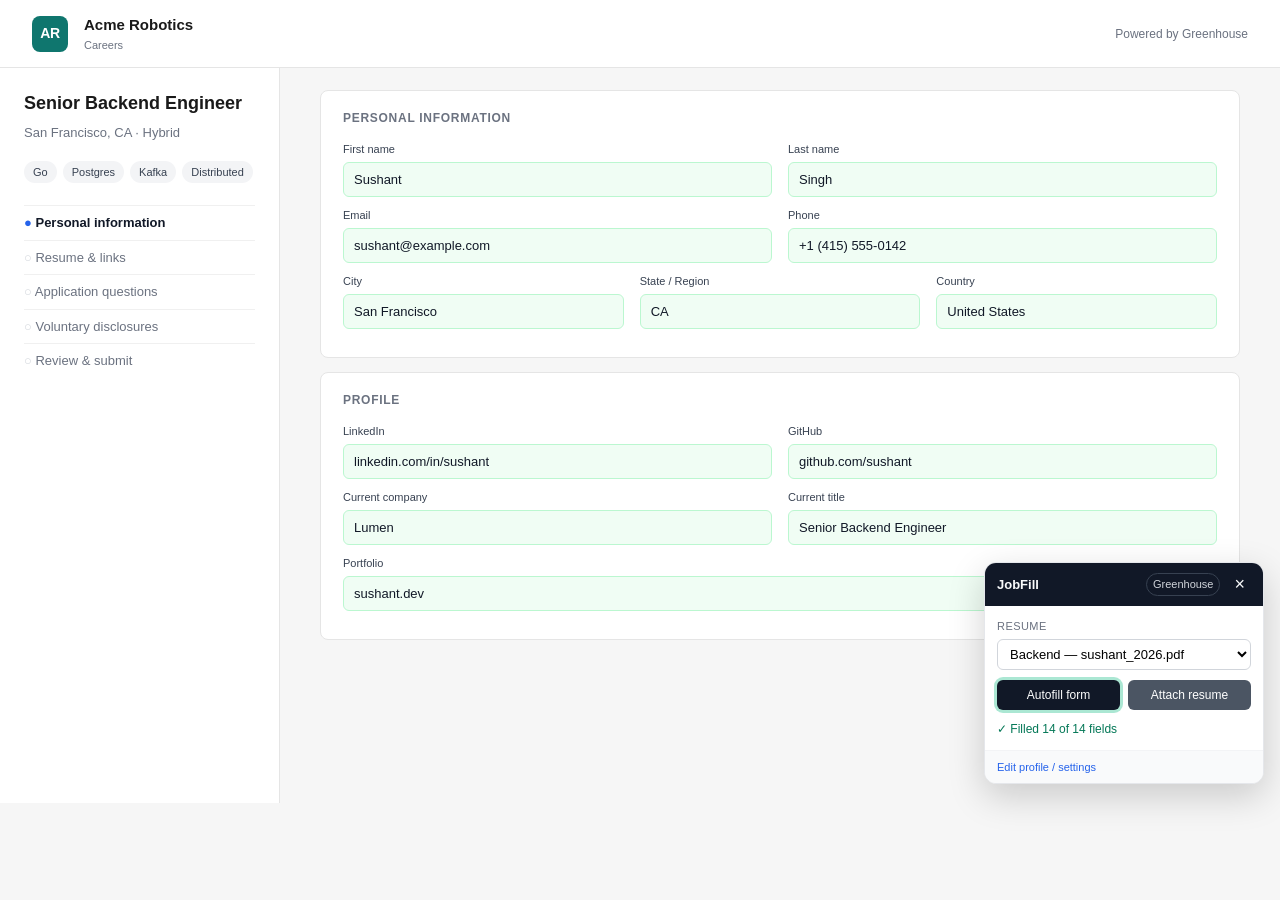
<file: docs/screenshots/01-hero-greenhouse-autofill.html>
<!DOCTYPE html>
<html lang="en">
<head>
<meta charset="utf-8" />
<title>JobFill — Hero shot</title>
<style>
  * { box-sizing: border-box; }
  html, body { margin: 0; padding: 0; }
  body {
    font-family: -apple-system, BlinkMacSystemFont, "Segoe UI", Roboto, sans-serif;
    background: #f6f6f6;
    color: #1a1a1a;
    font-size: 14px;
    line-height: 1.5;
    width: 1280px;
    height: 800px;
    overflow: hidden;
    position: relative;
  }

  .app-bar {
    background: #fff;
    border-bottom: 1px solid #e5e5e5;
    padding: 14px 32px;
    display: flex;
    align-items: center;
    gap: 16px;
  }
  .brand-logo {
    width: 36px; height: 36px;
    background: #0f766e;
    color: #fff; border-radius: 8px;
    display: inline-flex; align-items: center; justify-content: center;
    font-weight: 700; letter-spacing: -0.02em;
  }
  .brand-name { font-weight: 600; font-size: 15px; }
  .gh-bar { margin-left: auto; font-size: 12px; color: #6b7280; }

  .page {
    display: grid;
    grid-template-columns: 280px 1fr;
    height: calc(800px - 65px);
  }
  .role-rail {
    background: #fff;
    border-right: 1px solid #e5e5e5;
    padding: 22px 24px;
  }
  .role-title { font-size: 18px; font-weight: 600; margin: 0 0 6px; }
  .role-meta { font-size: 13px; color: #6b7280; margin: 0 0 18px; }
  .role-tags { display: flex; flex-wrap: wrap; gap: 6px; margin-bottom: 22px; }
  .role-tag {
    font-size: 11px; color: #374151;
    background: #f3f4f6; border-radius: 999px; padding: 3px 9px;
  }
  .progress-list { list-style: none; padding: 0; margin: 0; font-size: 13px; }
  .progress-list li { padding: 7px 0; color: #6b7280; border-top: 1px solid #f0f0f0; }
  .progress-list li.done { color: #047857; }
  .progress-list li.current { color: #111827; font-weight: 600; }
  .progress-list li::before { content: "○ "; color: #d1d5db; }
  .progress-list li.done::before { content: "✓ "; color: #10b981; }
  .progress-list li.current::before { content: "● "; color: #2563eb; }

  .form-area { padding: 22px 40px 40px; overflow-y: hidden; }
  .form-section {
    background: #fff;
    border: 1px solid #e5e5e5;
    border-radius: 8px;
    padding: 18px 22px;
    margin-bottom: 14px;
  }
  .section-title {
    font-size: 12px;
    text-transform: uppercase;
    letter-spacing: 0.06em;
    color: #6b7280;
    margin: 0 0 14px;
    font-weight: 600;
  }
  .field-row {
    display: grid;
    grid-template-columns: 1fr 1fr;
    gap: 12px 16px;
    margin-bottom: 10px;
  }
  .field-row.three { grid-template-columns: 1fr 1fr 1fr; }
  .field { display: flex; flex-direction: column; }
  .field label {
    font-size: 11px; color: #374151; margin-bottom: 4px; font-weight: 500;
  }
  .field input, .field select {
    padding: 7px 10px;
    border: 1px solid #d1d5db;
    border-radius: 6px;
    font: inherit; font-size: 13px;
    background: #fff; color: #111827;
  }
  .field input.filled, .field select.filled {
    background: #f0fdf4;
    border-color: #bbf7d0;
  }
  .field-row .field.full { grid-column: 1 / -1; }

  /* Pulse highlight on freshly filled fields — visual cue for "just autofilled" */
  @keyframes flash { 0% { background: #dcfce7; } 100% { background: #f0fdf4; } }

  /* JobFill panel */
  #jobfill-panel {
    position: absolute;
    bottom: 16px; right: 16px;
    width: 280px;
    background: #fff;
    border: 1px solid #e5e7eb;
    border-radius: 12px;
    box-shadow: 0 12px 36px rgba(0, 0, 0, 0.18);
    font-size: 13px;
    overflow: hidden;
    z-index: 10;
  }
  #jobfill-panel .jf-header {
    display: flex; align-items: center; gap: 8px;
    padding: 10px 12px; background: #111827; color: #f9fafb;
  }
  #jobfill-panel .jf-logo { font-weight: 600; }
  #jobfill-panel .jf-ats {
    margin-left: auto; font-size: 11px; color: #d1d5db;
    padding: 2px 6px; border: 1px solid #374151; border-radius: 999px;
  }
  #jobfill-panel .jf-x { background: transparent; color: #f9fafb; border: 0; font-size: 18px; }
  #jobfill-panel .jf-body { padding: 12px; }
  #jobfill-panel .jf-row { display: flex; flex-direction: column; gap: 4px; margin-bottom: 10px; }
  #jobfill-panel .jf-row > span {
    font-size: 11px; color: #6b7280;
    text-transform: uppercase; letter-spacing: 0.04em;
  }
  #jobfill-panel select.jf-resume {
    padding: 6px 8px; border: 1px solid #d1d5db; border-radius: 6px;
    background: #fff; font-size: 13px;
  }
  #jobfill-panel .jf-actions {
    display: grid; grid-template-columns: 1fr 1fr; gap: 8px;
  }
  #jobfill-panel .jf-btn {
    background: #111827; color: #fff; border: 0; border-radius: 6px;
    padding: 8px 10px; font-size: 12px; font-weight: 500;
  }
  #jobfill-panel .jf-fill {
    box-shadow: 0 0 0 3px rgba(16, 185, 129, 0.35);
  }
  #jobfill-panel .jf-attach { background: #4b5563; }
  #jobfill-panel .jf-status {
    margin-top: 10px; font-size: 12px; color: #047857; font-weight: 500;
  }
  #jobfill-panel .jf-footer {
    padding: 8px 12px; border-top: 1px solid #f3f4f6;
    background: #f9fafb; font-size: 11px;
  }
  #jobfill-panel .jf-options { color: #2563eb; text-decoration: none; }
</style>
</head>
<body>

<header class="app-bar">
  <span class="brand-logo">AR</span>
  <div>
    <div class="brand-name">Acme Robotics</div>
    <div style="font-size:11px;color:#6b7280;">Careers</div>
  </div>
  <div class="gh-bar">Powered by Greenhouse</div>
</header>

<div class="page">
  <aside class="role-rail">
    <h1 class="role-title">Senior Backend Engineer</h1>
    <p class="role-meta">San Francisco, CA · Hybrid</p>
    <div class="role-tags">
      <span class="role-tag">Go</span>
      <span class="role-tag">Postgres</span>
      <span class="role-tag">Kafka</span>
      <span class="role-tag">Distributed</span>
    </div>
    <ul class="progress-list">
      <li class="current">Personal information</li>
      <li>Resume &amp; links</li>
      <li>Application questions</li>
      <li>Voluntary disclosures</li>
      <li>Review &amp; submit</li>
    </ul>
  </aside>

  <main class="form-area">
    <div class="form-section">
      <p class="section-title">Personal information</p>
      <div class="field-row">
        <div class="field"><label>First name</label><input class="filled" value="Sushant" /></div>
        <div class="field"><label>Last name</label><input class="filled" value="Singh" /></div>
      </div>
      <div class="field-row">
        <div class="field"><label>Email</label><input class="filled" value="sushant@example.com" /></div>
        <div class="field"><label>Phone</label><input class="filled" value="+1 (415) 555-0142" /></div>
      </div>
      <div class="field-row three">
        <div class="field"><label>City</label><input class="filled" value="San Francisco" /></div>
        <div class="field"><label>State / Region</label><input class="filled" value="CA" /></div>
        <div class="field"><label>Country</label><input class="filled" value="United States" /></div>
      </div>
    </div>

    <div class="form-section">
      <p class="section-title">Profile</p>
      <div class="field-row">
        <div class="field"><label>LinkedIn</label><input class="filled" value="linkedin.com/in/sushant" /></div>
        <div class="field"><label>GitHub</label><input class="filled" value="github.com/sushant" /></div>
      </div>
      <div class="field-row">
        <div class="field"><label>Current company</label><input class="filled" value="Lumen" /></div>
        <div class="field"><label>Current title</label><input class="filled" value="Senior Backend Engineer" /></div>
      </div>
      <div class="field-row">
        <div class="field full"><label>Portfolio</label><input class="filled" value="sushant.dev" /></div>
      </div>
    </div>
  </main>
</div>

<div id="jobfill-panel">
  <div class="jf-header">
    <span class="jf-logo">JobFill</span>
    <span class="jf-ats">Greenhouse</span>
    <button class="jf-x" type="button">×</button>
  </div>
  <div class="jf-body">
    <label class="jf-row">
      <span>Resume</span>
      <select class="jf-resume"><option>Backend — sushant_2026.pdf</option></select>
    </label>
    <div class="jf-actions">
      <button class="jf-btn jf-fill" type="button">Autofill form</button>
      <button class="jf-btn jf-attach" type="button">Attach resume</button>
    </div>
    <div class="jf-status">✓ Filled 14 of 14 fields</div>
  </div>
  <div class="jf-footer">
    <a href="#" class="jf-options">Edit profile / settings</a>
  </div>
</div>

</body>
</html>
</file>
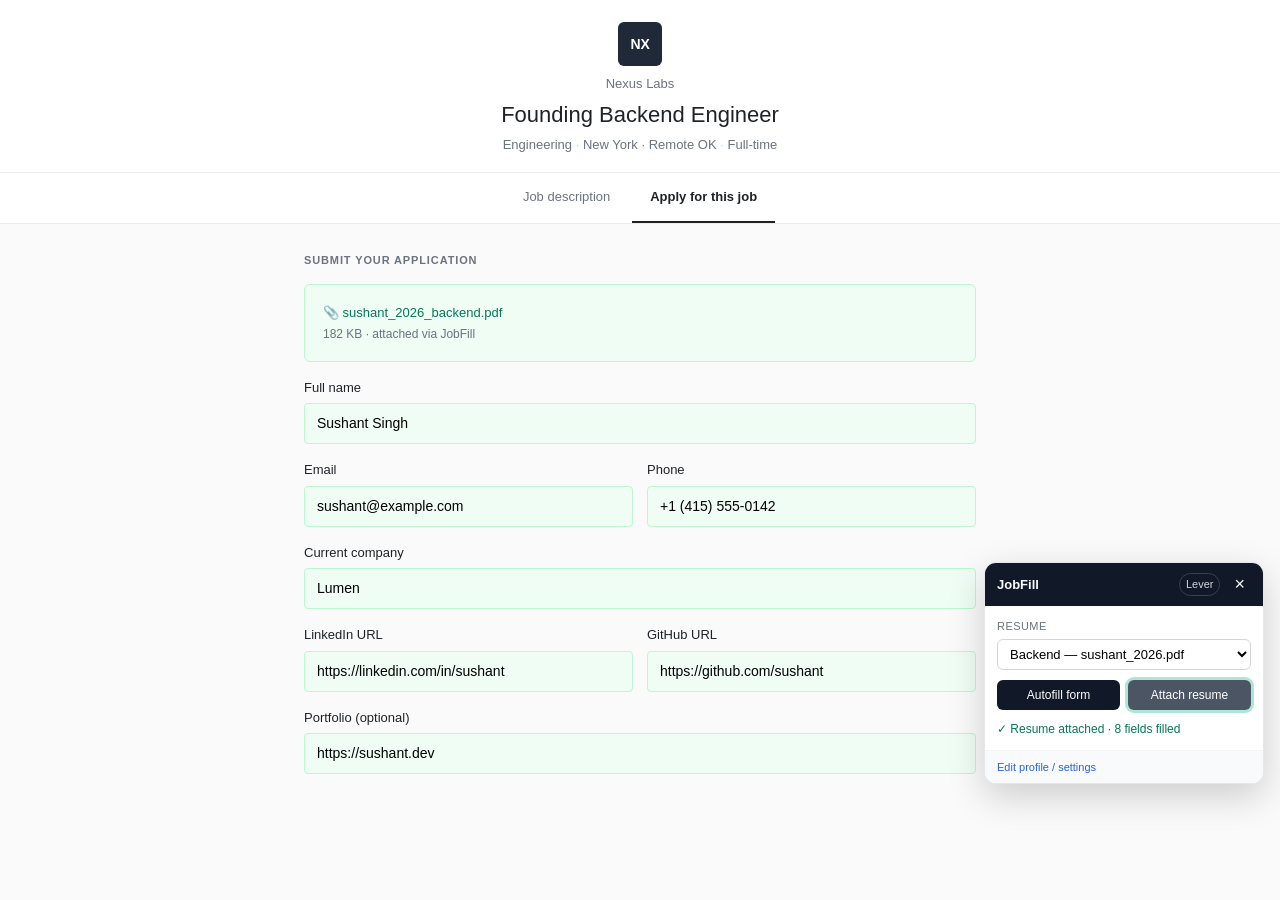
<file: docs/screenshots/02-lever-on-page-panel.html>
<!DOCTYPE html>
<html lang="en">
<head>
<meta charset="utf-8" />
<title>JobFill — Lever shot</title>
<style>
  * { box-sizing: border-box; }
  html, body { margin: 0; padding: 0; }
  body {
    font-family: "Helvetica Neue", -apple-system, BlinkMacSystemFont, "Segoe UI", Roboto, sans-serif;
    background: #fafafa;
    color: #1f2328;
    font-size: 14px;
    line-height: 1.5;
    width: 1280px;
    height: 800px;
    overflow: hidden;
    position: relative;
  }

  /* Lever-style header — minimal, centered */
  .lever-header {
    background: #fff;
    border-bottom: 1px solid #ececec;
    padding: 22px 0 18px;
    text-align: center;
  }
  .lever-company-logo {
    width: 44px; height: 44px; margin: 0 auto 8px;
    background: #1f2937; color: #fff;
    border-radius: 6px;
    display: flex; align-items: center; justify-content: center;
    font-weight: 700; font-size: 14px; letter-spacing: -0.02em;
  }
  .lever-company { font-size: 13px; color: #6b7280; margin-bottom: 4px; }
  .lever-role { font-size: 22px; font-weight: 500; margin: 2px 0 4px; color: #1f2328; }
  .lever-meta { font-size: 13px; color: #6b7280; }
  .lever-meta span + span::before { content: " · "; color: #d1d5db; }

  .lever-tabs {
    border-bottom: 1px solid #ececec;
    background: #fff;
    text-align: center;
    padding: 0 0 0;
  }
  .lever-tabs a {
    display: inline-block;
    padding: 14px 18px;
    color: #6b7280;
    font-size: 13px;
    text-decoration: none;
    border-bottom: 2px solid transparent;
  }
  .lever-tabs a.active {
    color: #1f2328; font-weight: 600; border-bottom-color: #1f2328;
  }

  .lever-form {
    max-width: 720px;
    margin: 0 auto;
    padding: 28px 24px 32px;
  }
  .lever-section-title {
    font-size: 11px;
    text-transform: uppercase;
    letter-spacing: 0.08em;
    color: #6b7280;
    margin: 0 0 16px;
    font-weight: 600;
  }
  .lever-field { margin-bottom: 16px; }
  .lever-field label {
    display: block;
    font-size: 13px; color: #1f2328;
    margin-bottom: 6px;
    font-weight: 500;
  }
  .lever-field input {
    width: 100%;
    padding: 9px 12px;
    border: 1px solid #d4d4d4;
    border-radius: 4px;
    font: inherit; font-size: 14px;
    background: #fff;
  }
  .lever-field input.filled { background: #f0fdf4; border-color: #bbf7d0; }
  .lever-row {
    display: grid; grid-template-columns: 1fr 1fr; gap: 14px;
  }

  .lever-resume-block {
    border: 1px dashed #d4d4d4;
    border-radius: 6px;
    padding: 18px;
    text-align: center;
    background: #fafafa;
    margin-bottom: 16px;
  }
  .lever-resume-block.attached {
    border-style: solid;
    border-color: #bbf7d0;
    background: #f0fdf4;
    text-align: left;
  }
  .lever-resume-block .filename {
    font-size: 13px; font-weight: 500; color: #047857;
  }
  .lever-resume-block .meta { font-size: 12px; color: #6b7280; margin-top: 2px; }

  /* JobFill panel */
  #jobfill-panel {
    position: absolute;
    bottom: 16px; right: 16px;
    width: 280px;
    background: #fff;
    border: 1px solid #e5e7eb;
    border-radius: 12px;
    box-shadow: 0 12px 36px rgba(0, 0, 0, 0.18);
    font-size: 13px;
    overflow: hidden;
    font-family: -apple-system, BlinkMacSystemFont, "Segoe UI", Roboto, sans-serif;
  }
  #jobfill-panel .jf-header {
    display: flex; align-items: center; gap: 8px;
    padding: 10px 12px; background: #111827; color: #f9fafb;
  }
  #jobfill-panel .jf-logo { font-weight: 600; }
  #jobfill-panel .jf-ats {
    margin-left: auto; font-size: 11px; color: #d1d5db;
    padding: 2px 6px; border: 1px solid #374151; border-radius: 999px;
  }
  #jobfill-panel .jf-x { background: transparent; color: #f9fafb; border: 0; font-size: 18px; }
  #jobfill-panel .jf-body { padding: 12px; }
  #jobfill-panel .jf-row { display: flex; flex-direction: column; gap: 4px; margin-bottom: 10px; }
  #jobfill-panel .jf-row > span {
    font-size: 11px; color: #6b7280;
    text-transform: uppercase; letter-spacing: 0.04em;
  }
  #jobfill-panel select.jf-resume {
    padding: 6px 8px; border: 1px solid #d1d5db; border-radius: 6px;
    background: #fff; font-size: 13px;
  }
  #jobfill-panel .jf-actions {
    display: grid; grid-template-columns: 1fr 1fr; gap: 8px;
  }
  #jobfill-panel .jf-btn {
    background: #111827; color: #fff; border: 0; border-radius: 6px;
    padding: 8px 10px; font-size: 12px; font-weight: 500;
  }
  #jobfill-panel .jf-attach {
    background: #4b5563;
    box-shadow: 0 0 0 3px rgba(16, 185, 129, 0.35);
  }
  #jobfill-panel .jf-status {
    margin-top: 10px; font-size: 12px; color: #047857; font-weight: 500;
  }
  #jobfill-panel .jf-footer {
    padding: 8px 12px; border-top: 1px solid #f3f4f6;
    background: #f9fafb; font-size: 11px;
  }
  #jobfill-panel .jf-options { color: #2563eb; text-decoration: none; }
</style>
</head>
<body>

<div class="lever-header">
  <div class="lever-company-logo">NX</div>
  <div class="lever-company">Nexus Labs</div>
  <h1 class="lever-role">Founding Backend Engineer</h1>
  <div class="lever-meta">
    <span>Engineering</span>
    <span>New York · Remote OK</span>
    <span>Full-time</span>
  </div>
</div>

<div class="lever-tabs">
  <a href="#">Job description</a>
  <a href="#" class="active">Apply for this job</a>
</div>

<div class="lever-form">
  <p class="lever-section-title">Submit your application</p>

  <div class="lever-resume-block attached">
    <div class="filename">📎 sushant_2026_backend.pdf</div>
    <div class="meta">182 KB · attached via JobFill</div>
  </div>

  <div class="lever-field">
    <label>Full name</label>
    <input class="filled" value="Sushant Singh" />
  </div>
  <div class="lever-row">
    <div class="lever-field">
      <label>Email</label>
      <input class="filled" value="sushant@example.com" />
    </div>
    <div class="lever-field">
      <label>Phone</label>
      <input class="filled" value="+1 (415) 555-0142" />
    </div>
  </div>
  <div class="lever-field">
    <label>Current company</label>
    <input class="filled" value="Lumen" />
  </div>
  <div class="lever-row">
    <div class="lever-field">
      <label>LinkedIn URL</label>
      <input class="filled" value="https://linkedin.com/in/sushant" />
    </div>
    <div class="lever-field">
      <label>GitHub URL</label>
      <input class="filled" value="https://github.com/sushant" />
    </div>
  </div>
  <div class="lever-field">
    <label>Portfolio (optional)</label>
    <input class="filled" value="https://sushant.dev" />
  </div>
</div>

<div id="jobfill-panel">
  <div class="jf-header">
    <span class="jf-logo">JobFill</span>
    <span class="jf-ats">Lever</span>
    <button class="jf-x" type="button">×</button>
  </div>
  <div class="jf-body">
    <label class="jf-row">
      <span>Resume</span>
      <select class="jf-resume"><option>Backend — sushant_2026.pdf</option></select>
    </label>
    <div class="jf-actions">
      <button class="jf-btn jf-fill" type="button">Autofill form</button>
      <button class="jf-btn jf-attach" type="button">Attach resume</button>
    </div>
    <div class="jf-status">✓ Resume attached · 8 fields filled</div>
  </div>
  <div class="jf-footer">
    <a href="#" class="jf-options">Edit profile / settings</a>
  </div>
</div>

</body>
</html>
</file>
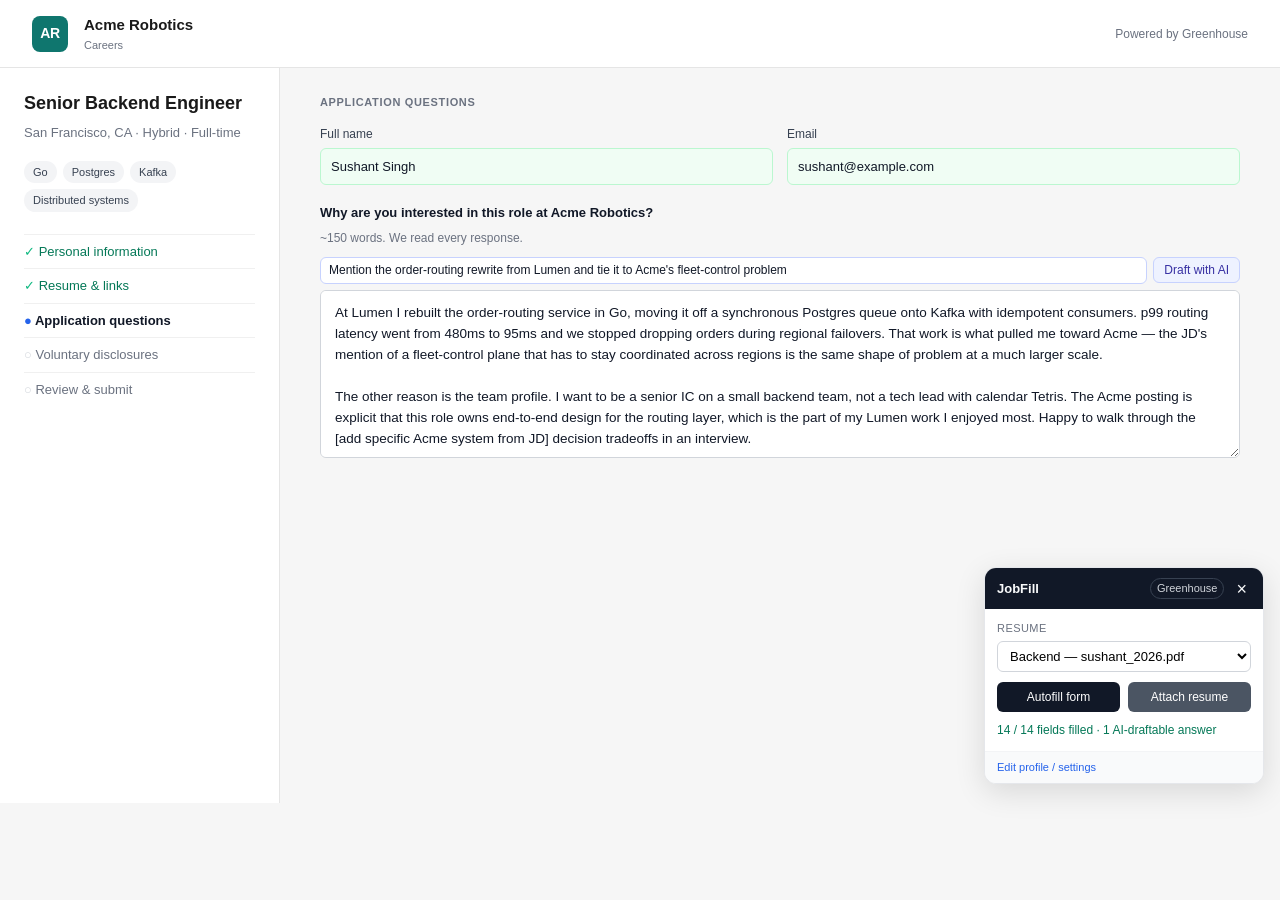
<file: docs/screenshots/03-draft-with-ai.html>
<!DOCTYPE html>
<html lang="en">
<head>
<meta charset="utf-8" />
<title>JobFill — Draft with AI demo</title>
<style>
  * { box-sizing: border-box; }
  html, body { margin: 0; padding: 0; }
  body {
    font-family: -apple-system, BlinkMacSystemFont, "Segoe UI", Roboto, sans-serif;
    background: #f6f6f6;
    color: #1a1a1a;
    font-size: 14px;
    line-height: 1.5;
    width: 1280px;
    height: 800px;
    overflow: hidden;
    position: relative;
  }

  /* Greenhouse-ish app shell */
  .app-bar {
    background: #fff;
    border-bottom: 1px solid #e5e5e5;
    padding: 14px 32px;
    display: flex;
    align-items: center;
    gap: 16px;
  }
  .brand-logo {
    width: 36px; height: 36px;
    background: #0f766e;
    color: #fff;
    border-radius: 8px;
    display: inline-flex;
    align-items: center;
    justify-content: center;
    font-weight: 700;
    letter-spacing: -0.02em;
  }
  .brand-name { font-weight: 600; font-size: 15px; }
  .gh-bar { margin-left: auto; font-size: 12px; color: #6b7280; }

  .page {
    display: grid;
    grid-template-columns: 280px 1fr;
    gap: 0;
    height: calc(800px - 65px);
  }

  /* Left rail with role meta */
  .role-rail {
    background: #fff;
    border-right: 1px solid #e5e5e5;
    padding: 22px 24px;
  }
  .role-title { font-size: 18px; font-weight: 600; margin: 0 0 6px; }
  .role-meta { font-size: 13px; color: #6b7280; margin: 0 0 18px; }
  .role-tags { display: flex; flex-wrap: wrap; gap: 6px; margin-bottom: 22px; }
  .role-tag {
    font-size: 11px;
    color: #374151;
    background: #f3f4f6;
    border-radius: 999px;
    padding: 3px 9px;
  }
  .progress-list { list-style: none; padding: 0; margin: 0; font-size: 13px; }
  .progress-list li {
    padding: 7px 0;
    color: #6b7280;
    border-top: 1px solid #f0f0f0;
  }
  .progress-list li.done { color: #047857; }
  .progress-list li.current { color: #111827; font-weight: 600; }
  .progress-list li::before {
    content: "○ ";
    color: #d1d5db;
  }
  .progress-list li.done::before { content: "✓ "; color: #10b981; }
  .progress-list li.current::before { content: "● "; color: #2563eb; }

  /* Main form */
  .form-area {
    padding: 26px 40px 40px;
    overflow-y: hidden;
  }
  .form-section-title {
    font-size: 11px;
    text-transform: uppercase;
    letter-spacing: 0.06em;
    color: #6b7280;
    margin: 0 0 14px;
    font-weight: 600;
  }
  .field-row {
    display: grid;
    grid-template-columns: 1fr 1fr;
    gap: 14px;
    margin-bottom: 14px;
  }
  .field { display: flex; flex-direction: column; }
  .field label {
    font-size: 12px;
    color: #374151;
    margin-bottom: 5px;
    font-weight: 500;
  }
  .field input {
    padding: 8px 10px;
    border: 1px solid #d1d5db;
    border-radius: 6px;
    font: inherit;
    font-size: 13px;
    background: #fff;
    color: #111827;
  }
  .field input.filled { background: #f0fdf4; border-color: #bbf7d0; }

  .question-block { margin-top: 18px; }
  .question-block .field label {
    font-size: 13px;
    color: #111827;
    font-weight: 600;
    margin-bottom: 6px;
  }
  .question-block .hint {
    font-size: 12px;
    color: #6b7280;
    margin: 0 0 10px;
  }

  textarea.app-textarea {
    width: 100%;
    min-height: 168px;
    padding: 12px 14px;
    border: 1px solid #d1d5db;
    border-radius: 6px;
    font: inherit;
    font-size: 13.5px;
    line-height: 1.55;
    color: #111827;
    background: #fff;
    resize: vertical;
  }

  /* JobFill in-page UI — kept in sync with content/content.css */
  .jf-ai-wrap {
    display: flex;
    align-items: center;
    gap: 6px;
    margin: 0 0 6px 0;
    font-family: -apple-system, BlinkMacSystemFont, "Segoe UI", Roboto, sans-serif;
  }
  .jf-ai-wrap input.jf-ai-instructions {
    flex: 1 1 auto;
    min-width: 0;
    padding: 5px 8px;
    font-size: 12px;
    line-height: 1.3;
    color: #111827;
    background: #fff;
    border: 1px solid #c7d2fe;
    border-radius: 6px;
    font-family: inherit;
  }
  .jf-ai-wrap input.jf-ai-instructions::placeholder { color: #9ca3af; }
  button.jf-ai-btn {
    display: inline-block;
    flex: 0 0 auto;
    margin: 0;
    background: #eef2ff;
    color: #3730a3;
    border: 1px solid #c7d2fe;
    border-radius: 6px;
    padding: 5px 10px;
    font-size: 12px;
    font-weight: 500;
    cursor: pointer;
    white-space: nowrap;
    font-family: -apple-system, BlinkMacSystemFont, "Segoe UI", Roboto, sans-serif;
  }

  /* JobFill floating panel — bottom-right */
  #jobfill-panel {
    position: absolute;
    bottom: 16px;
    right: 16px;
    width: 280px;
    background: #ffffff;
    color: #111827;
    border: 1px solid #e5e7eb;
    border-radius: 12px;
    box-shadow: 0 8px 30px rgba(0, 0, 0, 0.12);
    font-family: -apple-system, BlinkMacSystemFont, "Segoe UI", Roboto, sans-serif;
    font-size: 13px;
    line-height: 1.4;
    overflow: hidden;
  }
  #jobfill-panel .jf-header {
    display: flex; align-items: center; gap: 8px;
    padding: 10px 12px;
    background: #111827;
    color: #f9fafb;
  }
  #jobfill-panel .jf-logo { font-weight: 600; }
  #jobfill-panel .jf-ats {
    margin-left: auto;
    font-size: 11px;
    color: #d1d5db;
    padding: 2px 6px;
    border: 1px solid #374151;
    border-radius: 999px;
  }
  #jobfill-panel .jf-x {
    background: transparent; color: #f9fafb; border: 0;
    font-size: 18px; line-height: 1; padding: 0 4px;
  }
  #jobfill-panel .jf-body { padding: 12px; }
  #jobfill-panel .jf-row { display: flex; flex-direction: column; gap: 4px; margin-bottom: 10px; }
  #jobfill-panel .jf-row > span {
    font-size: 11px; color: #6b7280;
    text-transform: uppercase; letter-spacing: 0.04em;
  }
  #jobfill-panel select.jf-resume {
    padding: 6px 8px; border: 1px solid #d1d5db; border-radius: 6px;
    background: #fff; font-size: 13px;
  }
  #jobfill-panel .jf-actions {
    display: grid; grid-template-columns: 1fr 1fr; gap: 8px;
  }
  #jobfill-panel .jf-btn {
    background: #111827; color: #fff; border: 0; border-radius: 6px;
    padding: 8px 10px; font-size: 12px; font-weight: 500;
  }
  #jobfill-panel .jf-attach { background: #4b5563; }
  #jobfill-panel .jf-status {
    margin-top: 10px; min-height: 14px; font-size: 12px; color: #047857;
  }
  #jobfill-panel .jf-footer {
    padding: 8px 12px;
    border-top: 1px solid #f3f4f6;
    background: #f9fafb;
    font-size: 11px;
  }
  #jobfill-panel .jf-options { color: #2563eb; text-decoration: none; }
</style>
</head>
<body>

<header class="app-bar">
  <span class="brand-logo">AR</span>
  <div>
    <div class="brand-name">Acme Robotics</div>
    <div style="font-size:11px;color:#6b7280;">Careers</div>
  </div>
  <div class="gh-bar">Powered by Greenhouse</div>
</header>

<div class="page">
  <aside class="role-rail">
    <h1 class="role-title">Senior Backend Engineer</h1>
    <p class="role-meta">San Francisco, CA · Hybrid · Full-time</p>
    <div class="role-tags">
      <span class="role-tag">Go</span>
      <span class="role-tag">Postgres</span>
      <span class="role-tag">Kafka</span>
      <span class="role-tag">Distributed systems</span>
    </div>
    <ul class="progress-list">
      <li class="done">Personal information</li>
      <li class="done">Resume &amp; links</li>
      <li class="current">Application questions</li>
      <li>Voluntary disclosures</li>
      <li>Review &amp; submit</li>
    </ul>
  </aside>

  <main class="form-area">
    <p class="form-section-title">Application questions</p>

    <div class="field-row">
      <div class="field">
        <label>Full name</label>
        <input class="filled" value="Sushant Singh" />
      </div>
      <div class="field">
        <label>Email</label>
        <input class="filled" value="sushant@example.com" />
      </div>
    </div>

    <div class="question-block">
      <div class="field">
        <label>Why are you interested in this role at Acme Robotics?</label>
        <p class="hint">~150 words. We read every response.</p>

        <div class="jf-ai-wrap">
          <input
            class="jf-ai-instructions"
            value="Mention the order-routing rewrite from Lumen and tie it to Acme's fleet-control problem"
          />
          <button class="jf-ai-btn">Draft with AI</button>
        </div>

        <textarea class="app-textarea">At Lumen I rebuilt the order-routing service in Go, moving it off a synchronous Postgres queue onto Kafka with idempotent consumers. p99 routing latency went from 480ms to 95ms and we stopped dropping orders during regional failovers. That work is what pulled me toward Acme — the JD's mention of a fleet-control plane that has to stay coordinated across regions is the same shape of problem at a much larger scale.

The other reason is the team profile. I want to be a senior IC on a small backend team, not a tech lead with calendar Tetris. The Acme posting is explicit that this role owns end-to-end design for the routing layer, which is the part of my Lumen work I enjoyed most. Happy to walk through the [add specific Acme system from JD] decision tradeoffs in an interview.</textarea>
      </div>
    </div>
  </main>
</div>

<div id="jobfill-panel">
  <div class="jf-header">
    <span class="jf-logo">JobFill</span>
    <span class="jf-ats">Greenhouse</span>
    <button class="jf-x" type="button">×</button>
  </div>
  <div class="jf-body">
    <label class="jf-row">
      <span>Resume</span>
      <select class="jf-resume">
        <option>Backend — sushant_2026.pdf</option>
      </select>
    </label>
    <div class="jf-actions">
      <button class="jf-btn jf-fill" type="button">Autofill form</button>
      <button class="jf-btn jf-attach" type="button">Attach resume</button>
    </div>
    <div class="jf-status">14 / 14 fields filled · 1 AI-draftable answer</div>
  </div>
  <div class="jf-footer">
    <a href="#" class="jf-options">Edit profile / settings</a>
  </div>
</div>

</body>
</html>
</file>
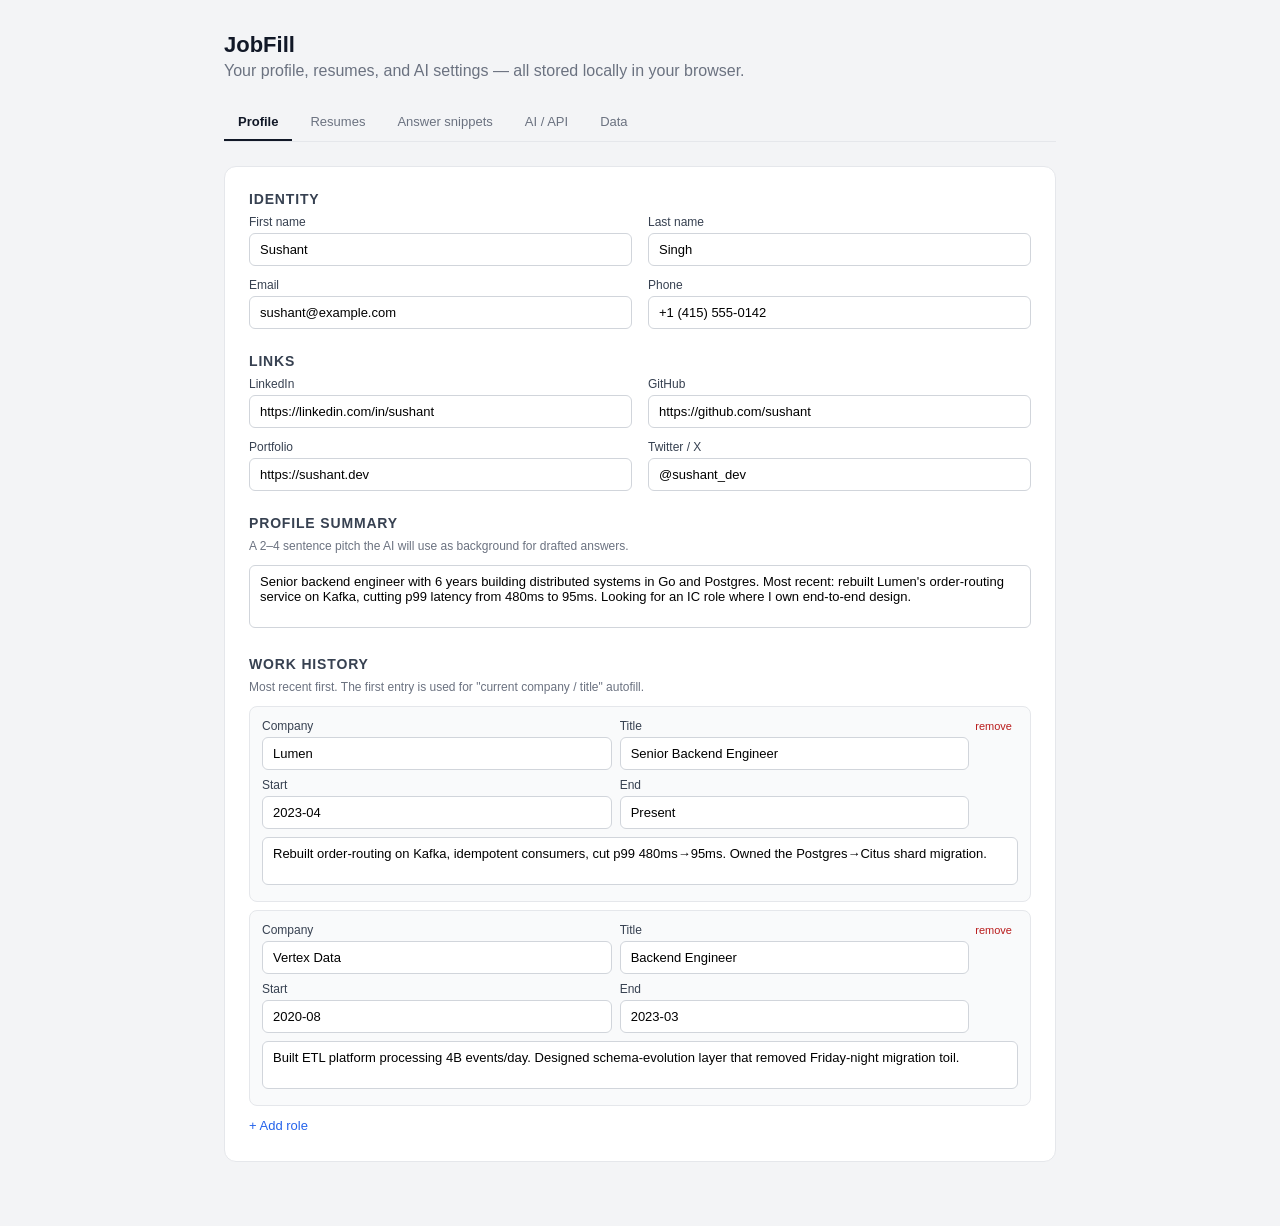
<file: docs/screenshots/04-options-profile.html>
<!DOCTYPE html>
<html lang="en">
<head>
<meta charset="utf-8" />
<title>JobFill — Options · Profile</title>
<style>
  /* Mirrors options/options.css so the screenshot matches the real extension UI. */
  * { box-sizing: border-box; }
  html, body { margin: 0; padding: 0; }
  body {
    font-family: -apple-system, BlinkMacSystemFont, "Segoe UI", Roboto, sans-serif;
    background: #f3f4f6;
    color: #111827;
    width: 1280px;
    height: 800px;
    overflow: hidden;
  }
  .wrap { max-width: 880px; margin: 0 auto; padding: 32px 24px 64px; }
  header h1 { margin: 0; font-size: 22px; }
  header .sub { color: #6b7280; margin: 4px 0 24px; }

  .tabs { display: flex; gap: 4px; border-bottom: 1px solid #e5e7eb; margin-bottom: 24px; }
  .tab {
    background: transparent; border: 0; padding: 10px 14px; font-size: 13px;
    color: #6b7280; cursor: pointer; border-bottom: 2px solid transparent;
  }
  .tab.active { color: #111827; border-bottom-color: #111827; font-weight: 600; }

  .tab-pane {
    background: #fff; border: 1px solid #e5e7eb; border-radius: 12px;
    padding: 24px;
  }

  h2 {
    font-size: 14px; text-transform: uppercase; letter-spacing: 0.06em;
    color: #374151; margin: 24px 0 8px;
  }
  h2:first-child { margin-top: 0; }
  .hint { color: #6b7280; font-size: 12px; margin: 0 0 12px; }

  .grid { display: grid; grid-template-columns: 1fr 1fr; gap: 12px 16px; }
  label { display: flex; flex-direction: column; gap: 4px; font-size: 12px; color: #374151; }
  label.full { grid-column: 1 / -1; }
  input, select, textarea {
    font: inherit; font-size: 13px; padding: 8px 10px;
    border: 1px solid #d1d5db; border-radius: 6px; background: #fff;
  }
  textarea { width: 100%; resize: none; font-family: inherit; }

  .entry {
    border: 1px solid #e5e7eb; border-radius: 8px; padding: 12px; margin: 8px 0;
    background: #f9fafb;
  }
  .entry .row { display: grid; grid-template-columns: 1fr 1fr; gap: 8px; }
  .entry textarea { margin-top: 8px; min-height: 38px; }
  .entry .remove {
    float: right; background: transparent; color: #b91c1c;
    border: 0; font-size: 11px; cursor: pointer;
  }

  button.ghost {
    background: transparent; color: #2563eb; padding: 4px 0;
    border: 0; font-size: 13px; font-weight: 500; cursor: pointer;
  }
</style>
</head>
<body>
<div class="wrap">
  <header>
    <h1>JobFill</h1>
    <p class="sub">Your profile, resumes, and AI settings — all stored locally in your browser.</p>
  </header>

  <nav class="tabs">
    <button class="tab active">Profile</button>
    <button class="tab">Resumes</button>
    <button class="tab">Answer snippets</button>
    <button class="tab">AI / API</button>
    <button class="tab">Data</button>
  </nav>

  <section class="tab-pane">
    <h2>Identity</h2>
    <div class="grid">
      <label>First name <input value="Sushant" /></label>
      <label>Last name <input value="Singh" /></label>
      <label>Email <input value="sushant@example.com" /></label>
      <label>Phone <input value="+1 (415) 555-0142" /></label>
    </div>

    <h2>Links</h2>
    <div class="grid">
      <label>LinkedIn <input value="https://linkedin.com/in/sushant" /></label>
      <label>GitHub <input value="https://github.com/sushant" /></label>
      <label>Portfolio <input value="https://sushant.dev" /></label>
      <label>Twitter / X <input value="@sushant_dev" /></label>
    </div>

    <h2>Profile summary</h2>
    <p class="hint">A 2–4 sentence pitch the AI will use as background for drafted answers.</p>
    <textarea rows="3">Senior backend engineer with 6 years building distributed systems in Go and Postgres. Most recent: rebuilt Lumen's order-routing service on Kafka, cutting p99 latency from 480ms to 95ms. Looking for an IC role where I own end-to-end design.</textarea>

    <h2>Work history</h2>
    <p class="hint">Most recent first. The first entry is used for "current company / title" autofill.</p>
    <div class="entry">
      <button class="remove">remove</button>
      <div class="row">
        <label>Company <input value="Lumen" /></label>
        <label>Title <input value="Senior Backend Engineer" /></label>
        <label>Start <input value="2023-04" /></label>
        <label>End <input value="Present" /></label>
      </div>
      <textarea rows="2">Rebuilt order-routing on Kafka, idempotent consumers, cut p99 480ms→95ms. Owned the Postgres→Citus shard migration.</textarea>
    </div>
    <div class="entry">
      <button class="remove">remove</button>
      <div class="row">
        <label>Company <input value="Vertex Data" /></label>
        <label>Title <input value="Backend Engineer" /></label>
        <label>Start <input value="2020-08" /></label>
        <label>End <input value="2023-03" /></label>
      </div>
      <textarea rows="2">Built ETL platform processing 4B events/day. Designed schema-evolution layer that removed Friday-night migration toil.</textarea>
    </div>
    <button class="ghost">+ Add role</button>
  </section>
</div>
</body>
</html>
</file>
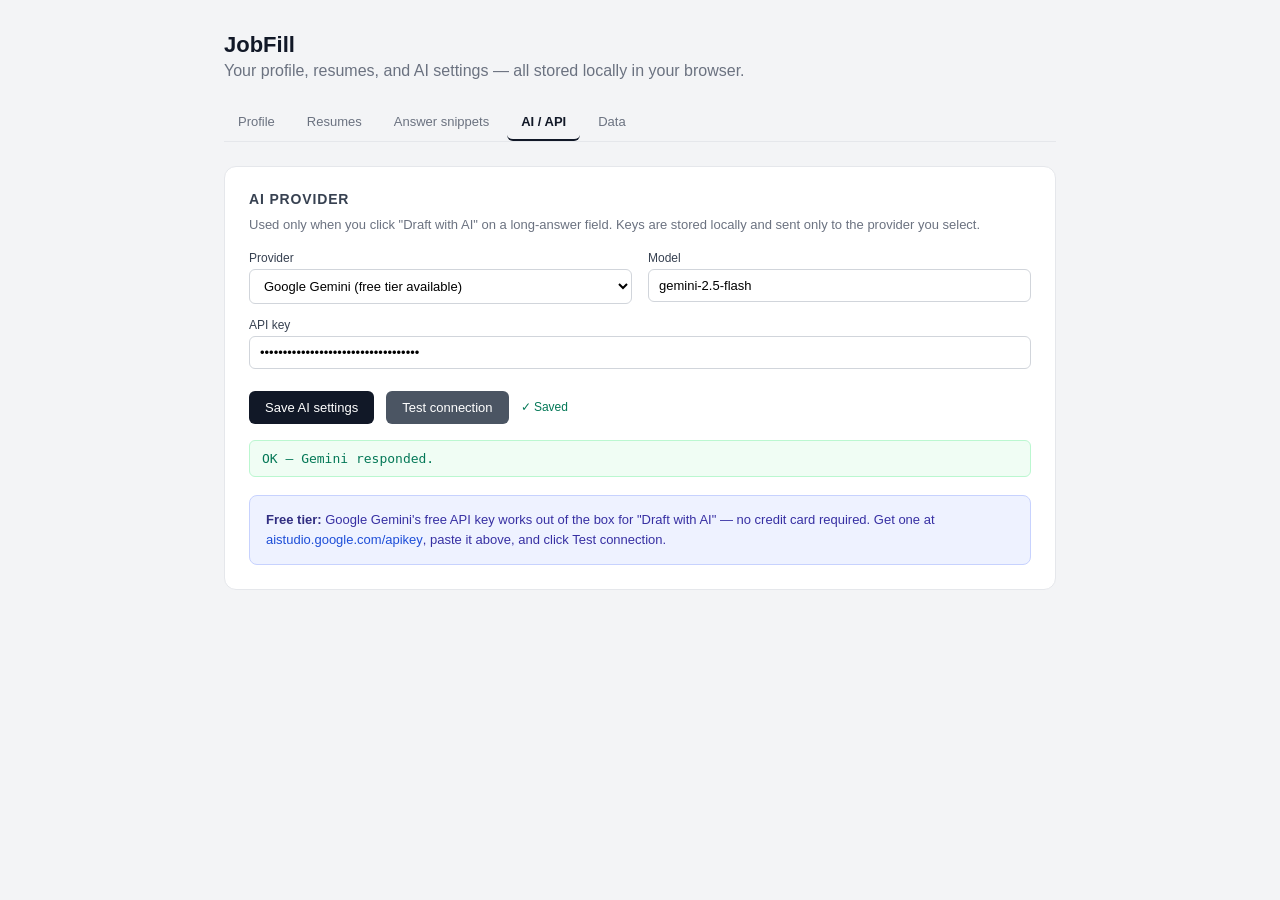
<file: docs/screenshots/05-options-ai-gemini.html>
<!DOCTYPE html>
<html lang="en">
<head>
<meta charset="utf-8" />
<title>JobFill — Options · AI / API</title>
<style>
  /* Mirrors options/options.css. */
  * { box-sizing: border-box; }
  html, body { margin: 0; padding: 0; }
  body {
    font-family: -apple-system, BlinkMacSystemFont, "Segoe UI", Roboto, sans-serif;
    background: #f3f4f6;
    color: #111827;
    width: 1280px;
    height: 800px;
    overflow: hidden;
  }
  .wrap { max-width: 880px; margin: 0 auto; padding: 32px 24px 64px; }
  header h1 { margin: 0; font-size: 22px; }
  header .sub { color: #6b7280; margin: 4px 0 24px; }

  .tabs { display: flex; gap: 4px; border-bottom: 1px solid #e5e7eb; margin-bottom: 24px; }
  .tab {
    background: transparent; border: 0; padding: 10px 14px; font-size: 13px;
    color: #6b7280; cursor: pointer; border-bottom: 2px solid transparent;
  }
  .tab.active { color: #111827; border-bottom-color: #111827; font-weight: 600; }

  .tab-pane {
    background: #fff; border: 1px solid #e5e7eb; border-radius: 12px;
    padding: 24px;
  }

  h2 {
    font-size: 14px; text-transform: uppercase; letter-spacing: 0.06em;
    color: #374151; margin: 24px 0 8px;
  }
  h2:first-child { margin-top: 0; }
  .hint { color: #6b7280; font-size: 13px; margin: 0 0 16px; line-height: 1.5; }

  .grid { display: grid; grid-template-columns: 1fr 1fr; gap: 14px 16px; }
  label { display: flex; flex-direction: column; gap: 4px; font-size: 12px; color: #374151; }
  label.full { grid-column: 1 / -1; }
  input, select {
    font: inherit; font-size: 13px; padding: 8px 10px;
    border: 1px solid #d1d5db; border-radius: 6px; background: #fff;
  }

  .save-bar { display: flex; align-items: center; gap: 12px; margin-top: 22px; }
  button {
    background: #4b5563; color: #fff; border: 0; border-radius: 6px;
    padding: 9px 16px; font-size: 13px; cursor: pointer; font-weight: 500;
  }
  button.primary { background: #111827; }
  .saved { font-size: 12px; color: #047857; font-weight: 500; }

  .test-out {
    margin-top: 16px;
    background: #f0fdf4;
    border: 1px solid #bbf7d0;
    color: #047857;
    padding: 10px 12px;
    border-radius: 6px;
    font-size: 13px;
    font-family: "SFMono-Regular", Menlo, Consolas, monospace;
  }

  .callout {
    margin-top: 18px;
    background: #eef2ff;
    border: 1px solid #c7d2fe;
    color: #3730a3;
    padding: 14px 16px;
    border-radius: 8px;
    font-size: 13px;
    line-height: 1.55;
  }
  .callout strong { color: #312e81; }
  .callout a { color: #1d4ed8; text-decoration: none; font-weight: 500; }
</style>
</head>
<body>
<div class="wrap">
  <header>
    <h1>JobFill</h1>
    <p class="sub">Your profile, resumes, and AI settings — all stored locally in your browser.</p>
  </header>

  <nav class="tabs">
    <button class="tab">Profile</button>
    <button class="tab">Resumes</button>
    <button class="tab">Answer snippets</button>
    <button class="tab active">AI / API</button>
    <button class="tab">Data</button>
  </nav>

  <section class="tab-pane">
    <h2>AI provider</h2>
    <p class="hint">
      Used only when you click "Draft with AI" on a long-answer field. Keys are stored locally and sent only to the provider you select.
    </p>

    <div class="grid">
      <label>
        Provider
        <select>
          <option>OpenAI</option>
          <option>Anthropic</option>
          <option selected>Google Gemini (free tier available)</option>
          <option>Custom (OpenAI-compatible)</option>
        </select>
      </label>
      <label>
        Model
        <input value="gemini-2.5-flash" />
      </label>
      <label class="full">
        API key
        <input type="password" value="•••••••••••••••••••••••••••••••••••" />
      </label>
    </div>

    <div class="save-bar">
      <button class="primary">Save AI settings</button>
      <button>Test connection</button>
      <span class="saved">✓ Saved</span>
    </div>
    <div class="test-out">OK — Gemini responded.</div>

    <div class="callout">
      <strong>Free tier:</strong> Google Gemini's free API key works out of the box for "Draft with AI" — no credit card required. Get one at
      <a href="#">aistudio.google.com/apikey</a>, paste it above, and click Test connection.
    </div>
  </section>
</div>
</body>
</html>
</file>
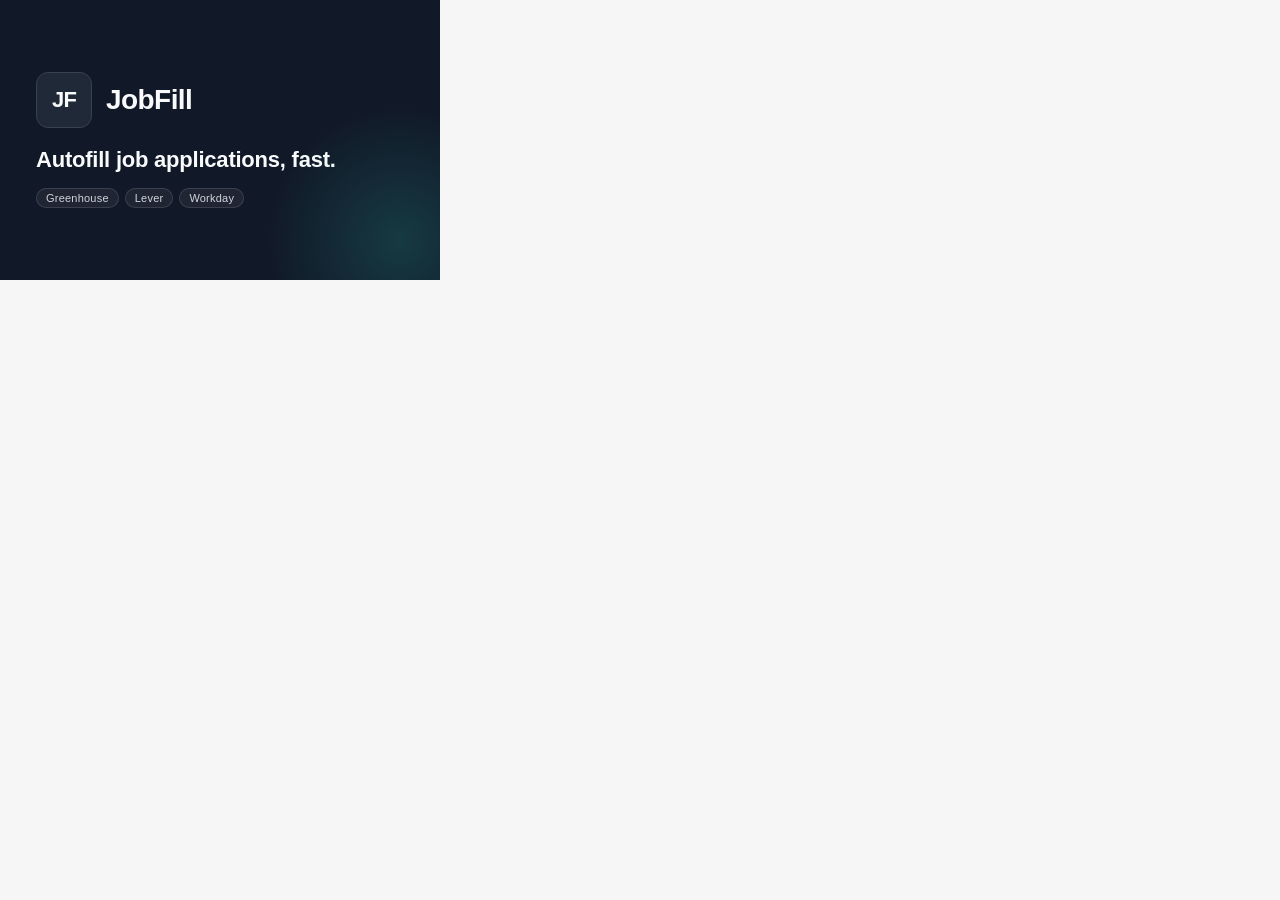
<file: docs/screenshots/06-promo-small-440x280.html>
<!DOCTYPE html>
<html lang="en">
<head>
<meta charset="utf-8" />
<title>JobFill — Small promo tile (440×280)</title>
<style>
  * { box-sizing: border-box; }
  html, body { margin: 0; padding: 0; }
  body {
    font-family: -apple-system, BlinkMacSystemFont, "Segoe UI", Roboto, sans-serif;
    background: #f6f6f6;
  }

  .tile {
    width: 440px;
    height: 280px;
    background: #111827;
    color: #f9fafb;
    position: relative;
    overflow: hidden;
    display: flex;
    flex-direction: column;
    justify-content: center;
    padding: 32px 36px;
  }

  /* Soft brand glow in the corner — subtle, never overpowers the wordmark */
  .tile::before {
    content: "";
    position: absolute;
    right: -120px; bottom: -120px;
    width: 320px; height: 320px;
    background: radial-gradient(circle, rgba(45, 212, 191, 0.18), transparent 60%);
    pointer-events: none;
  }

  .brand-row {
    display: flex;
    align-items: center;
    gap: 14px;
    margin-bottom: 18px;
  }
  .logo-mark {
    width: 56px;
    height: 56px;
    border-radius: 12px;
    background: #1f2937;
    border: 1px solid #374151;
    display: inline-flex;
    align-items: center;
    justify-content: center;
    font-weight: 800;
    font-size: 22px;
    letter-spacing: -0.04em;
    color: #f9fafb;
  }
  .wordmark {
    font-size: 28px;
    font-weight: 700;
    letter-spacing: -0.02em;
  }

  .tagline {
    font-size: 22px;
    font-weight: 600;
    line-height: 1.25;
    letter-spacing: -0.01em;
    margin: 0 0 14px;
    max-width: 340px;
  }

  .ats-row {
    display: flex;
    gap: 6px;
    flex-wrap: wrap;
  }
  .ats {
    font-size: 11px;
    color: #d1d5db;
    background: rgba(255, 255, 255, 0.06);
    border: 1px solid rgba(255, 255, 255, 0.12);
    border-radius: 999px;
    padding: 3px 9px;
    letter-spacing: 0.02em;
  }
</style>
</head>
<body>

<div class="tile">
  <div class="brand-row">
    <span class="logo-mark">JF</span>
    <span class="wordmark">JobFill</span>
  </div>
  <p class="tagline">Autofill job applications, fast.</p>
  <div class="ats-row">
    <span class="ats">Greenhouse</span>
    <span class="ats">Lever</span>
    <span class="ats">Workday</span>
  </div>
</div>

</body>
</html>
</file>
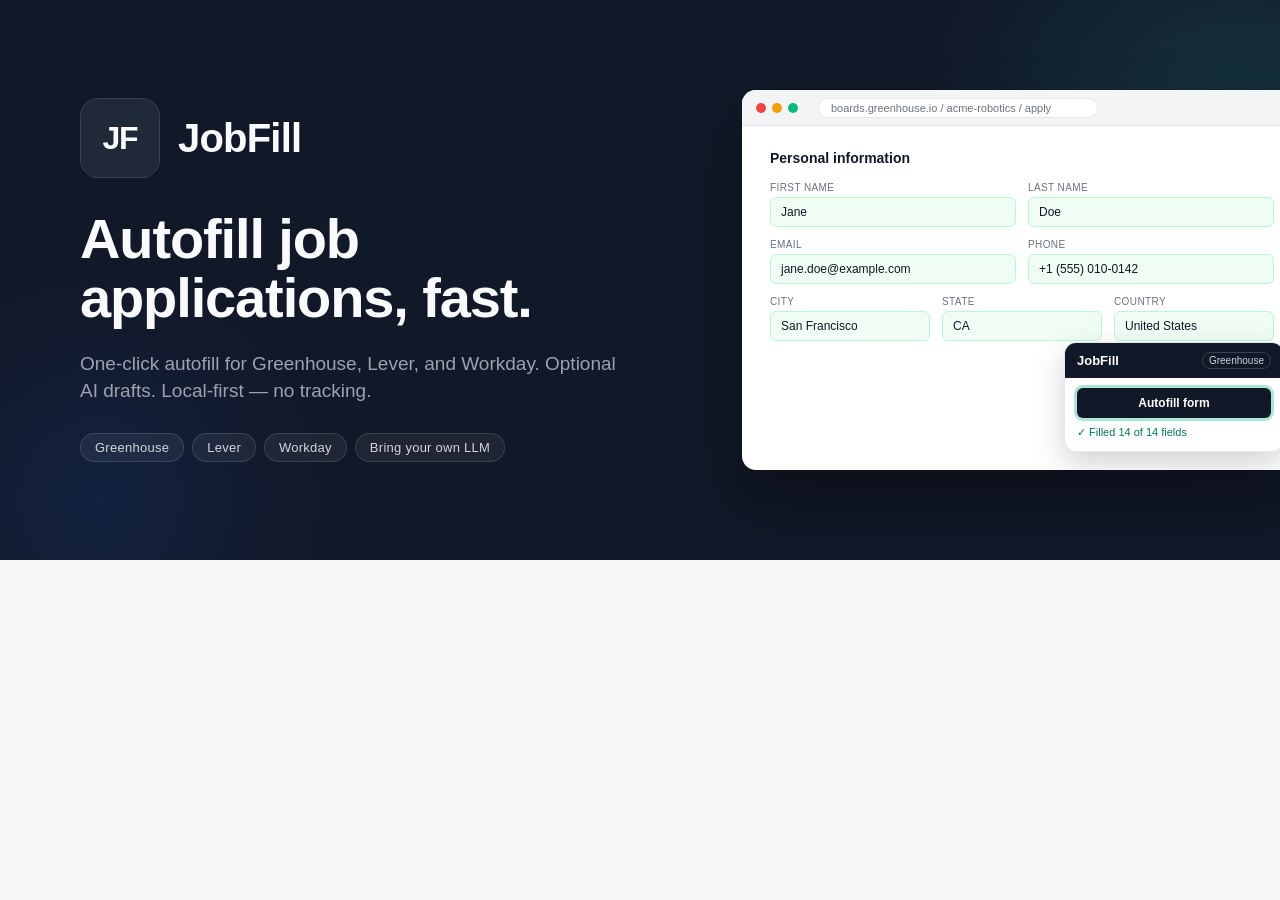
<file: docs/screenshots/07-promo-marquee-1400x560.html>
<!DOCTYPE html>
<html lang="en">
<head>
<meta charset="utf-8" />
<title>JobFill — Marquee promo tile (1400×560)</title>
<style>
  * { box-sizing: border-box; }
  html, body { margin: 0; padding: 0; }
  body {
    font-family: -apple-system, BlinkMacSystemFont, "Segoe UI", Roboto, sans-serif;
    background: #f6f6f6;
  }

  .tile {
    width: 1400px;
    height: 560px;
    background: #111827;
    color: #f9fafb;
    position: relative;
    overflow: hidden;
    display: grid;
    grid-template-columns: 1fr 1fr;
    align-items: center;
    padding: 64px 80px;
    gap: 48px;
  }

  /* Brand glow */
  .tile::before {
    content: "";
    position: absolute;
    right: -200px; top: -200px;
    width: 720px; height: 720px;
    background: radial-gradient(circle, rgba(45, 212, 191, 0.16), transparent 65%);
    pointer-events: none;
  }
  .tile::after {
    content: "";
    position: absolute;
    left: -160px; bottom: -200px;
    width: 520px; height: 520px;
    background: radial-gradient(circle, rgba(37, 99, 235, 0.12), transparent 65%);
    pointer-events: none;
  }

  /* Left column */
  .left { position: relative; z-index: 2; }
  .brand-row {
    display: flex;
    align-items: center;
    gap: 18px;
    margin-bottom: 32px;
  }
  .logo-mark {
    width: 80px;
    height: 80px;
    border-radius: 18px;
    background: #1f2937;
    border: 1px solid #374151;
    display: inline-flex;
    align-items: center;
    justify-content: center;
    font-weight: 800;
    font-size: 32px;
    letter-spacing: -0.04em;
    color: #f9fafb;
  }
  .wordmark { font-size: 40px; font-weight: 700; letter-spacing: -0.02em; }

  .headline {
    font-size: 56px;
    font-weight: 700;
    line-height: 1.05;
    letter-spacing: -0.02em;
    margin: 0 0 22px;
    max-width: 580px;
  }
  .subhead {
    font-size: 19px;
    line-height: 1.45;
    color: #9ca3af;
    margin: 0 0 28px;
    max-width: 540px;
  }
  .ats-row {
    display: flex;
    gap: 8px;
    flex-wrap: wrap;
  }
  .ats {
    font-size: 13px;
    color: #d1d5db;
    background: rgba(255, 255, 255, 0.06);
    border: 1px solid rgba(255, 255, 255, 0.12);
    border-radius: 999px;
    padding: 6px 14px;
    letter-spacing: 0.02em;
  }

  /* Right column — mock browser + JobFill panel */
  .right {
    position: relative;
    z-index: 2;
    height: 100%;
    display: flex;
    align-items: center;
    justify-content: center;
  }
  .browser {
    width: 560px;
    height: 380px;
    background: #fff;
    border-radius: 14px;
    box-shadow: 0 30px 60px rgba(0, 0, 0, 0.35);
    overflow: hidden;
    position: relative;
  }
  .browser-bar {
    height: 36px;
    background: #f3f4f6;
    border-bottom: 1px solid #e5e7eb;
    display: flex;
    align-items: center;
    gap: 6px;
    padding: 0 14px;
  }
  .dot { width: 10px; height: 10px; border-radius: 50%; }
  .dot.r { background: #ef4444; }
  .dot.y { background: #f59e0b; }
  .dot.g { background: #10b981; }
  .url {
    margin-left: 14px;
    font-size: 11px;
    color: #6b7280;
    background: #fff;
    border: 1px solid #e5e7eb;
    border-radius: 999px;
    padding: 3px 12px;
    flex: 1;
    max-width: 280px;
  }

  .form {
    padding: 24px 28px;
    color: #1a1a1a;
  }
  .form-title {
    font-size: 14px;
    font-weight: 600;
    color: #111827;
    margin: 0 0 16px;
  }
  .row {
    display: grid;
    grid-template-columns: 1fr 1fr;
    gap: 12px;
    margin-bottom: 12px;
  }
  .row.three { grid-template-columns: 1fr 1fr 1fr; }
  .field { display: flex; flex-direction: column; }
  .field label {
    font-size: 10px;
    color: #6b7280;
    margin-bottom: 4px;
    text-transform: uppercase;
    letter-spacing: 0.04em;
  }
  .field .input {
    background: #f0fdf4;
    border: 1px solid #bbf7d0;
    border-radius: 6px;
    padding: 7px 10px;
    font-size: 12px;
    color: #111827;
  }

  /* JobFill panel — anchored to the browser's bottom-right */
  .jf-panel {
    position: absolute;
    right: 18px;
    bottom: 18px;
    width: 220px;
    background: #fff;
    border: 1px solid #e5e7eb;
    border-radius: 12px;
    box-shadow: 0 12px 32px rgba(0, 0, 0, 0.18);
    overflow: hidden;
    color: #111827;
  }
  .jf-head {
    display: flex; align-items: center; gap: 8px;
    padding: 9px 12px;
    background: #111827; color: #f9fafb;
  }
  .jf-head .logo {
    font-weight: 700; font-size: 13px;
  }
  .jf-head .pill {
    margin-left: auto;
    font-size: 10px;
    color: #d1d5db;
    border: 1px solid #374151;
    border-radius: 999px;
    padding: 2px 6px;
  }
  .jf-body { padding: 10px 12px 12px; }
  .jf-fill {
    width: 100%;
    background: #111827;
    color: #fff;
    border: 0;
    border-radius: 6px;
    padding: 8px 10px;
    font-size: 12px;
    font-weight: 600;
    box-shadow: 0 0 0 3px rgba(16, 185, 129, 0.35);
    margin-bottom: 8px;
  }
  .jf-status {
    font-size: 11px;
    color: #047857;
    font-weight: 500;
  }
</style>
</head>
<body>

<div class="tile">
  <div class="left">
    <div class="brand-row">
      <span class="logo-mark">JF</span>
      <span class="wordmark">JobFill</span>
    </div>
    <h1 class="headline">Autofill job applications, fast.</h1>
    <p class="subhead">One-click autofill for Greenhouse, Lever, and Workday. Optional AI drafts. Local-first — no tracking.</p>
    <div class="ats-row">
      <span class="ats">Greenhouse</span>
      <span class="ats">Lever</span>
      <span class="ats">Workday</span>
      <span class="ats">Bring your own LLM</span>
    </div>
  </div>

  <div class="right">
    <div class="browser">
      <div class="browser-bar">
        <span class="dot r"></span>
        <span class="dot y"></span>
        <span class="dot g"></span>
        <span class="url">boards.greenhouse.io / acme-robotics / apply</span>
      </div>
      <div class="form">
        <p class="form-title">Personal information</p>
        <div class="row">
          <div class="field"><label>First name</label><div class="input">Jane</div></div>
          <div class="field"><label>Last name</label><div class="input">Doe</div></div>
        </div>
        <div class="row">
          <div class="field"><label>Email</label><div class="input">jane.doe@example.com</div></div>
          <div class="field"><label>Phone</label><div class="input">+1 (555) 010-0142</div></div>
        </div>
        <div class="row three">
          <div class="field"><label>City</label><div class="input">San Francisco</div></div>
          <div class="field"><label>State</label><div class="input">CA</div></div>
          <div class="field"><label>Country</label><div class="input">United States</div></div>
        </div>
      </div>

      <div class="jf-panel">
        <div class="jf-head">
          <span class="logo">JobFill</span>
          <span class="pill">Greenhouse</span>
        </div>
        <div class="jf-body">
          <button class="jf-fill" type="button">Autofill form</button>
          <div class="jf-status">✓ Filled 14 of 14 fields</div>
        </div>
      </div>
    </div>
  </div>
</div>

</body>
</html>
</file>
<file: options/options.css>
* { box-sizing: border-box; }
body {
  font-family: -apple-system, BlinkMacSystemFont, "Segoe UI", Roboto, sans-serif;
  background: #f3f4f6;
  color: #111827;
  margin: 0;
}
.wrap { max-width: 880px; margin: 0 auto; padding: 32px 24px 64px; }
header h1 { margin: 0; font-size: 22px; }
header .sub { color: #6b7280; margin: 4px 0 24px; }

.tabs { display: flex; gap: 4px; border-bottom: 1px solid #e5e7eb; margin-bottom: 24px; }
.tab {
  background: transparent; border: 0; padding: 10px 14px; font-size: 13px;
  color: #6b7280; cursor: pointer; border-bottom: 2px solid transparent;
}
.tab:hover { color: #111827; }
.tab.active { color: #111827; border-bottom-color: #111827; font-weight: 600; }

.tab-pane { display: none; background: #fff; border: 1px solid #e5e7eb; border-radius: 12px; padding: 24px; }
.tab-pane.active { display: block; }

h2 { font-size: 14px; text-transform: uppercase; letter-spacing: 0.06em; color: #374151; margin: 24px 0 8px; }
h2:first-child { margin-top: 0; }
.hint { color: #6b7280; font-size: 12px; margin: 0 0 12px; }

.grid {
  display: grid; grid-template-columns: 1fr 1fr; gap: 12px 16px;
}
label { display: flex; flex-direction: column; gap: 4px; font-size: 12px; color: #374151; }
label.full { grid-column: 1 / -1; }
input, select, textarea {
  font: inherit; font-size: 13px; padding: 8px 10px;
  border: 1px solid #d1d5db; border-radius: 6px; background: #fff;
}
textarea { width: 100%; resize: vertical; font-family: inherit; }
input:focus, select:focus, textarea:focus { outline: 2px solid #2563eb; outline-offset: -1px; }

button {
  background: #4b5563; color: #fff; border: 0; border-radius: 6px;
  padding: 8px 14px; font-size: 13px; cursor: pointer; font-weight: 500;
}
button:hover { filter: brightness(1.08); }
button.primary { background: #111827; }
button.ghost { background: transparent; color: #2563eb; padding: 4px 0; }
button.ghost:hover { text-decoration: underline; }
button.danger { background: #b91c1c; }

.save-bar { display: flex; align-items: center; gap: 12px; margin-top: 18px; }
.saved { font-size: 12px; color: #047857; }

.entry {
  border: 1px solid #e5e7eb; border-radius: 8px; padding: 12px; margin: 8px 0;
  background: #f9fafb;
}
.entry .row { display: grid; grid-template-columns: 1fr 1fr; gap: 8px; }
.entry textarea { margin-top: 8px; }
.entry .remove { float: right; background: transparent; color: #b91c1c; }

.upload {
  display: grid; grid-template-columns: 1fr 1.5fr auto; gap: 8px; align-items: end;
  margin-bottom: 16px;
}

.resume-row, .snippet-row, .history-row {
  display: flex; align-items: center; gap: 8px;
  padding: 8px 12px; border: 1px solid #e5e7eb; border-radius: 6px; margin: 6px 0;
  background: #f9fafb; font-size: 13px;
}
.resume-row .name, .history-row .name { flex: 1; }
.resume-row .tag {
  font-size: 11px; padding: 2px 8px; background: #e0e7ff; color: #3730a3; border-radius: 999px;
}
.resume-row button, .snippet-row button { background: transparent; color: #b91c1c; padding: 4px 8px; }

.snippet-row { display: grid; grid-template-columns: 200px 1fr auto; gap: 8px; align-items: center; }
.snippet-row textarea { width: 100%; min-height: 60px; }

.actions { display: flex; gap: 8px; margin-top: 8px; }

.muted { color: #6b7280; }
.small { font-size: 11px; }
pre { white-space: pre-wrap; word-break: break-word; background: #f3f4f6; padding: 8px; border-radius: 6px; }
</file>
<file: popup/popup.css>
body {
  font-family: -apple-system, BlinkMacSystemFont, "Segoe UI", Roboto, sans-serif;
  width: 320px;
  margin: 0;
  color: #111827;
  background: #fff;
}
header {
  display: flex;
  align-items: center;
  padding: 12px 14px;
  background: #111827;
  color: #fff;
}
header h1 { font-size: 14px; margin: 0; font-weight: 600; }
#ats-badge {
  margin-left: auto;
  font-size: 11px;
  padding: 2px 8px;
  border: 1px solid #374151;
  border-radius: 999px;
  color: #d1d5db;
}
main { padding: 14px; }
#status { font-size: 13px; margin-bottom: 8px; }
#job-context { font-size: 11px; color: #6b7280; margin-bottom: 12px; min-height: 14px; }
.muted { color: #6b7280; }
.row { display: flex; flex-direction: column; gap: 4px; margin-bottom: 12px; }
.row > span { font-size: 11px; color: #6b7280; text-transform: uppercase; letter-spacing: 0.04em; }
select {
  padding: 6px 8px; border: 1px solid #d1d5db; border-radius: 6px; background: #fff;
  font-size: 13px;
}
.actions { display: grid; grid-template-columns: 1fr 1fr; gap: 8px; }
button {
  background: #4b5563; color: #fff; border: 0; border-radius: 6px;
  padding: 8px 10px; cursor: pointer; font-size: 12px; font-weight: 500;
}
button.primary { background: #111827; }
button:hover { filter: brightness(1.1); }
.msg { margin-top: 10px; font-size: 12px; min-height: 14px; color: #4b5563; }
.msg.ok { color: #047857; }
.msg.warn { color: #b45309; }
footer { padding: 8px 14px; border-top: 1px solid #f3f4f6; background: #f9fafb; font-size: 11px; }
footer a { color: #2563eb; text-decoration: none; }
footer a:hover { text-decoration: underline; }
</file>
